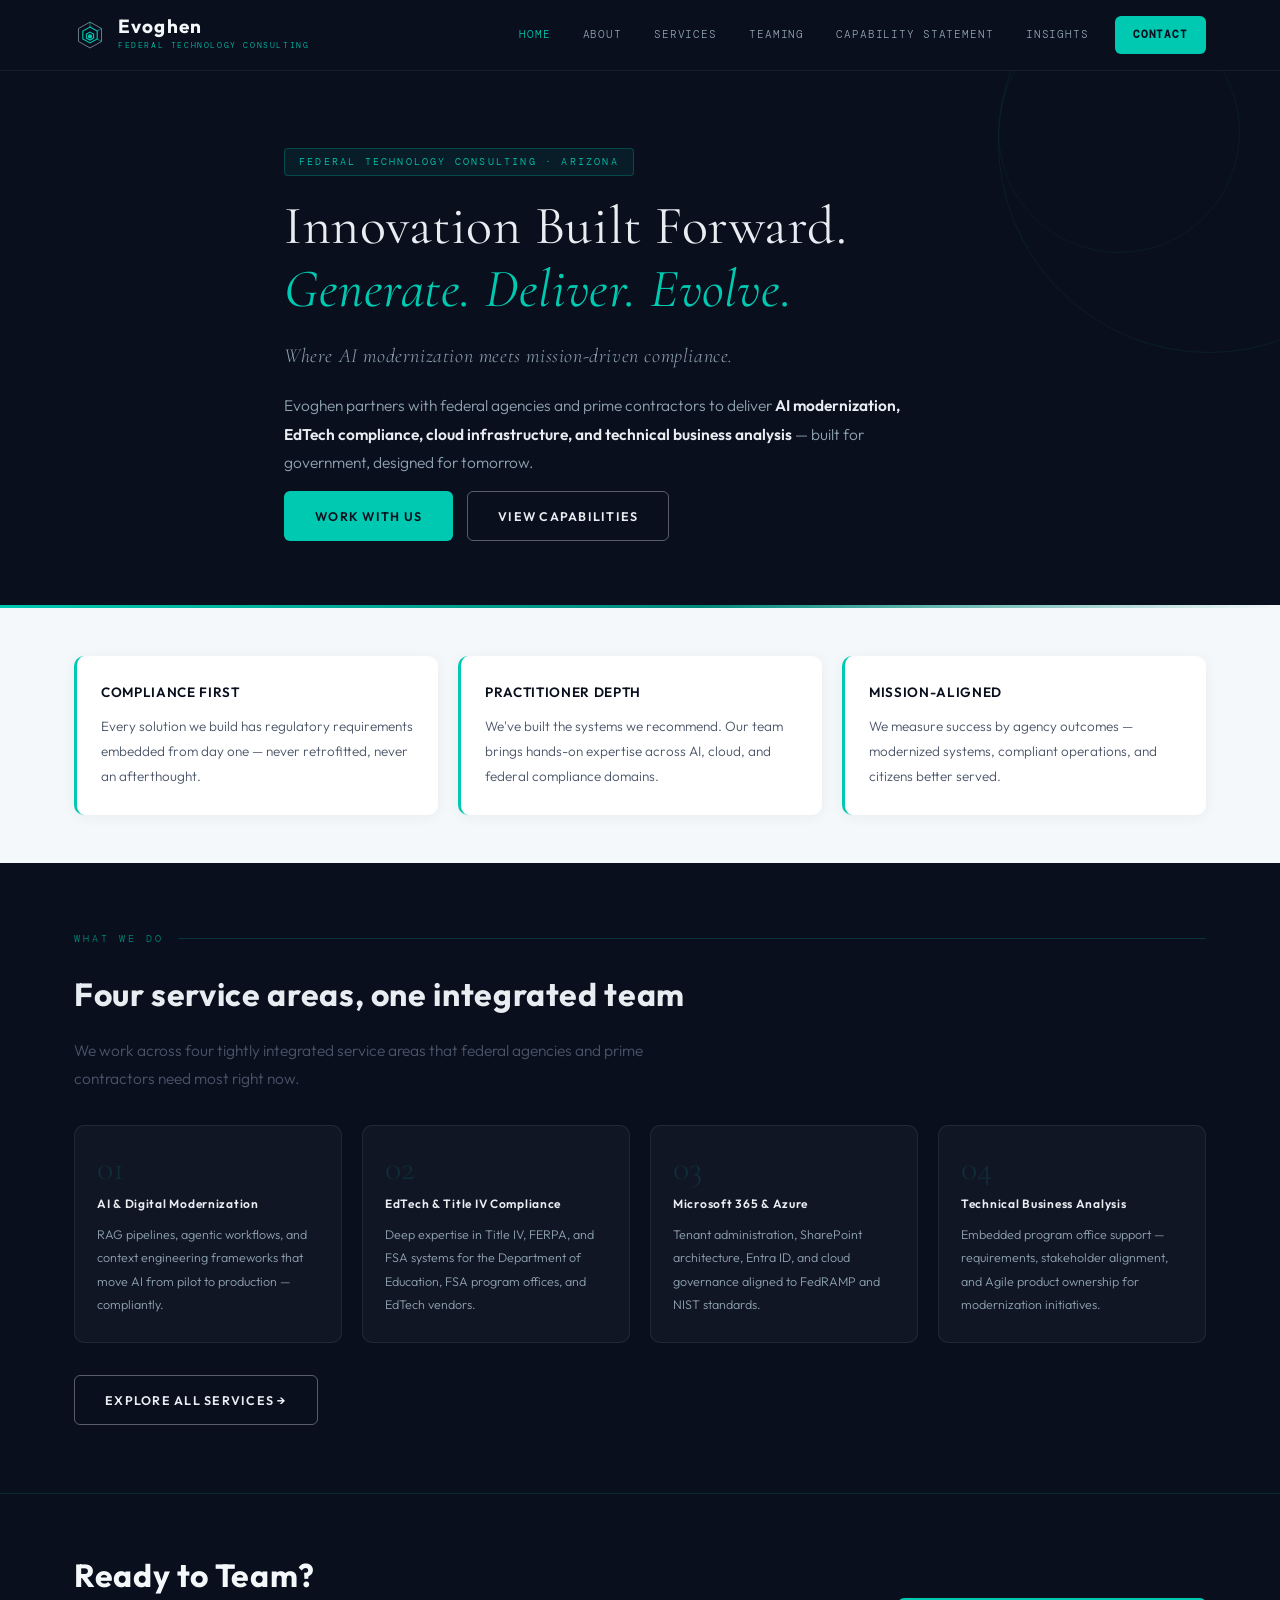
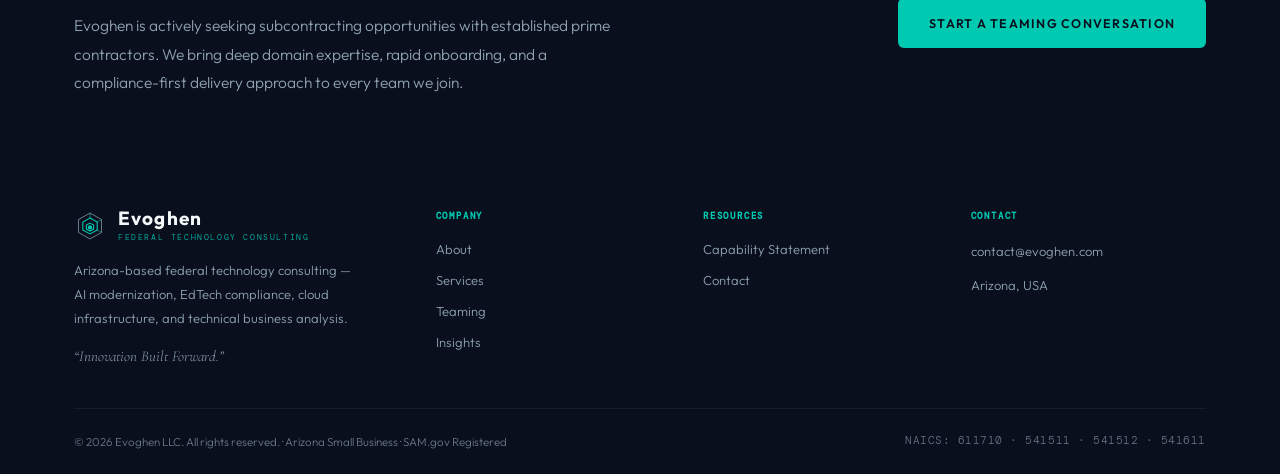
<file: index.html>
<!DOCTYPE html>
<html lang="en">
<head>
<meta charset="UTF-8">
<meta name="viewport" content="width=device-width, initial-scale=1.0">
<title>Evoghen | Federal AI Modernization &amp; Technology Consulting</title>
<meta name="description" content="Evoghen is an Arizona-based federal technology consulting firm specializing in AI modernization, EdTech compliance, Microsoft 365/Azure, and technical business analysis for federal agencies and prime contractors.">
<meta name="keywords" content="federal technology consulting, AI modernization government, Title IV compliance, FSA consulting, Microsoft Azure federal, small business federal contractor Arizona">
<link rel="canonical" href="https://www.evoghen.com/">
<link rel="icon" type="image/svg+xml" href="assets/favicon.svg">
<link rel="preconnect" href="https://fonts.googleapis.com">
<link href="https://fonts.googleapis.com/css2?family=Cormorant+Garamond:ital,wght@0,300;0,400;0,600;1,300;1,400&family=DM+Mono:wght@300;400&family=Outfit:wght@200;300;400;600;700&display=swap" rel="stylesheet">
<link rel="stylesheet" href="css/styles.css">
</head>
<body>

<header class="site-header">
  <div class="container nav-inner">
    <a href="index.html" class="brand">
      <svg class="brand-icon" width="32" height="32" viewBox="0 0 44 44" fill="none">
        <polygon points="22,4.18 37.84,13.09 37.84,30.91 22,39.82 6.16,30.91 6.16,13.09" stroke="#8FA3B1" stroke-width="1" fill="none"/>
        <polygon points="22,11.11 31.9,16.55 31.9,27.45 22,32.89 12.1,27.45 12.1,16.55" stroke="#00C9B1" stroke-width="1.5" fill="none"/>
        <polygon points="22,18.04 26.95,20.76 26.95,26.21 22,28.93 17.05,26.21 17.05,20.76" stroke="#00C9B1" stroke-width="1.5" fill="none"/>
        <circle cx="22" cy="23.98" r="2.97" fill="#00C9B1"/>
        <line x1="22" y1="11.11" x2="22" y2="4.18" stroke="#00C9B1" stroke-width="1" stroke-dasharray="2 2" stroke-linecap="round"/>
        <line x1="31.9" y1="16.55" x2="37.84" y2="13.09" stroke="#00C9B1" stroke-width="1" stroke-dasharray="2 2" stroke-linecap="round"/>
        <line x1="31.9" y1="27.45" x2="37.84" y2="30.91" stroke="#00C9B1" stroke-width="1" stroke-dasharray="2 2" stroke-linecap="round"/>
      </svg>
      <div>
        <div class="brand-name">Evoghen</div>
        <div class="brand-sub">Federal Technology Consulting</div>
      </div>
    </a>
    <button class="nav-toggle" aria-label="Toggle navigation" aria-expanded="false">
      <span></span><span></span><span></span>
    </button>
    <nav class="nav-links">
      <a href="index.html" class="active">Home</a>
      <a href="about.html">About</a>
      <a href="services.html">Services</a>
      <a href="teaming.html">Teaming</a>
      <a href="capability-statement.html">Capability Statement</a>
      <a href="insights.html">Insights</a>
      <a href="contact.html" class="nav-cta">Contact</a>
    </nav>
  </div>
</header>

<main>

  <!-- HERO -->
  <section class="hero hero-dark">
    <div class="container hero-inner">
      <div class="eyebrow">Federal Technology Consulting · Arizona</div>
      <h1 class="display">Innovation Built Forward.<br><em>Generate. Deliver. Evolve.</em></h1>
      <div class="tagline-italic">Where AI modernization meets mission-driven compliance.</div>
      <p>Evoghen partners with federal agencies and prime contractors to deliver <strong>AI modernization, EdTech compliance, cloud infrastructure, and technical business analysis</strong> — built for government, designed for tomorrow.</p>
      <div class="cta-row">
        <a href="teaming.html" class="btn btn-primary">Work With Us</a>
        <a href="capability-statement.html" class="btn btn-secondary">View Capabilities</a>
      </div>
    </div>
  </section>
  <div class="accent-bar"></div>

  <!-- VALUE PROP STRIP -->
  <section class="block tight">
    <div class="container">
      <div class="grid grid-3">
        <div class="card">
          <h3 class="subheading">Compliance First</h3>
          <p>Every solution we build has regulatory requirements embedded from day one — never retrofitted, never an afterthought.</p>
        </div>
        <div class="card">
          <h3 class="subheading">Practitioner Depth</h3>
          <p>We've built the systems we recommend. Our team brings hands-on expertise across AI, cloud, and federal compliance domains.</p>
        </div>
        <div class="card">
          <h3 class="subheading">Mission-Aligned</h3>
          <p>We measure success by agency outcomes — modernized systems, compliant operations, and citizens better served.</p>
        </div>
      </div>
    </div>
  </section>

  <!-- SERVICES OVERVIEW -->
  <section class="block on-navy">
    <div class="container">
      <div class="section-title">What We Do</div>
      <h2 class="heading" style="color:var(--cloud); max-width:640px;">Four service areas, one integrated team</h2>
      <p style="max-width:640px; margin-bottom:32px;">We work across four tightly integrated service areas that federal agencies and prime contractors need most right now.</p>
      <div class="grid grid-4">
        <div class="card-dark">
          <div class="num">01</div>
          <h3>AI &amp; Digital Modernization</h3>
          <p>RAG pipelines, agentic workflows, and context engineering frameworks that move AI from pilot to production — compliantly.</p>
        </div>
        <div class="card-dark">
          <div class="num">02</div>
          <h3>EdTech &amp; Title IV Compliance</h3>
          <p>Deep expertise in Title IV, FERPA, and FSA systems for the Department of Education, FSA program offices, and EdTech vendors.</p>
        </div>
        <div class="card-dark">
          <div class="num">03</div>
          <h3>Microsoft 365 &amp; Azure</h3>
          <p>Tenant administration, SharePoint architecture, Entra ID, and cloud governance aligned to FedRAMP and NIST standards.</p>
        </div>
        <div class="card-dark">
          <div class="num">04</div>
          <h3>Technical Business Analysis</h3>
          <p>Embedded program office support — requirements, stakeholder alignment, and Agile product ownership for modernization initiatives.</p>
        </div>
      </div>
      <div class="mt-32">
        <a href="services.html" class="btn btn-secondary">Explore All Services &rarr;</a>
      </div>
    </div>
  </section>

  <!-- TEAMING CTA BANNER -->
  <section class="cta-banner">
    <div class="container cta-banner-inner">
      <div>
        <h2 class="heading">Ready to Team?</h2>
        <p>Evoghen is actively seeking subcontracting opportunities with established prime contractors. We bring deep domain expertise, rapid onboarding, and a compliance-first delivery approach to every team we join.</p>
      </div>
      <a href="teaming.html" class="btn btn-primary">Start a Teaming Conversation</a>
    </div>
  </section>

</main>

<footer class="site-footer">
  <div class="container">
    <div class="footer-top">
      <div class="footer-brand">
        <a href="index.html" class="brand">
          <svg class="brand-icon" width="32" height="32" viewBox="0 0 44 44" fill="none">
            <polygon points="22,4.18 37.84,13.09 37.84,30.91 22,39.82 6.16,30.91 6.16,13.09" stroke="#8FA3B1" stroke-width="1" fill="none"/>
            <polygon points="22,11.11 31.9,16.55 31.9,27.45 22,32.89 12.1,27.45 12.1,16.55" stroke="#00C9B1" stroke-width="1.5" fill="none"/>
            <polygon points="22,18.04 26.95,20.76 26.95,26.21 22,28.93 17.05,26.21 17.05,20.76" stroke="#00C9B1" stroke-width="1.5" fill="none"/>
            <circle cx="22" cy="23.98" r="2.97" fill="#00C9B1"/>
            <line x1="22" y1="11.11" x2="22" y2="4.18" stroke="#00C9B1" stroke-width="1" stroke-dasharray="2 2" stroke-linecap="round"/>
            <line x1="31.9" y1="16.55" x2="37.84" y2="13.09" stroke="#00C9B1" stroke-width="1" stroke-dasharray="2 2" stroke-linecap="round"/>
            <line x1="31.9" y1="27.45" x2="37.84" y2="30.91" stroke="#00C9B1" stroke-width="1" stroke-dasharray="2 2" stroke-linecap="round"/>
          </svg>
          <div>
            <div class="brand-name">Evoghen</div>
            <div class="brand-sub">Federal Technology Consulting</div>
          </div>
        </a>
        <p style="color:var(--steel); font-size:13px; max-width:280px; margin-top:14px;">Arizona-based federal technology consulting — AI modernization, EdTech compliance, cloud infrastructure, and technical business analysis.</p>
        <div class="footer-tagline">&ldquo;Innovation Built Forward.&rdquo;</div>
      </div>
      <div class="footer-col">
        <h4>Company</h4>
        <a href="about.html">About</a>
        <a href="services.html">Services</a>
        <a href="teaming.html">Teaming</a>
        <a href="insights.html">Insights</a>
      </div>
      <div class="footer-col">
        <h4>Resources</h4>
        <a href="capability-statement.html">Capability Statement</a>
        <a href="contact.html">Contact</a>
      </div>
      <div class="footer-col">
        <h4>Contact</h4>
        <p>contact@evoghen.com</p>
        <p>Arizona, USA</p>
      </div>
    </div>
    <div class="footer-bottom">
      <p>&copy; <span data-year></span> Evoghen LLC. All rights reserved. · Arizona Small Business · SAM.gov Registered</p>
      <div class="footer-naics">NAICS: 611710 · 541511 · 541512 · 541611</div>
    </div>
  </div>
</footer>

<script src="js/main.js"></script>
</body>
</html>
</file>
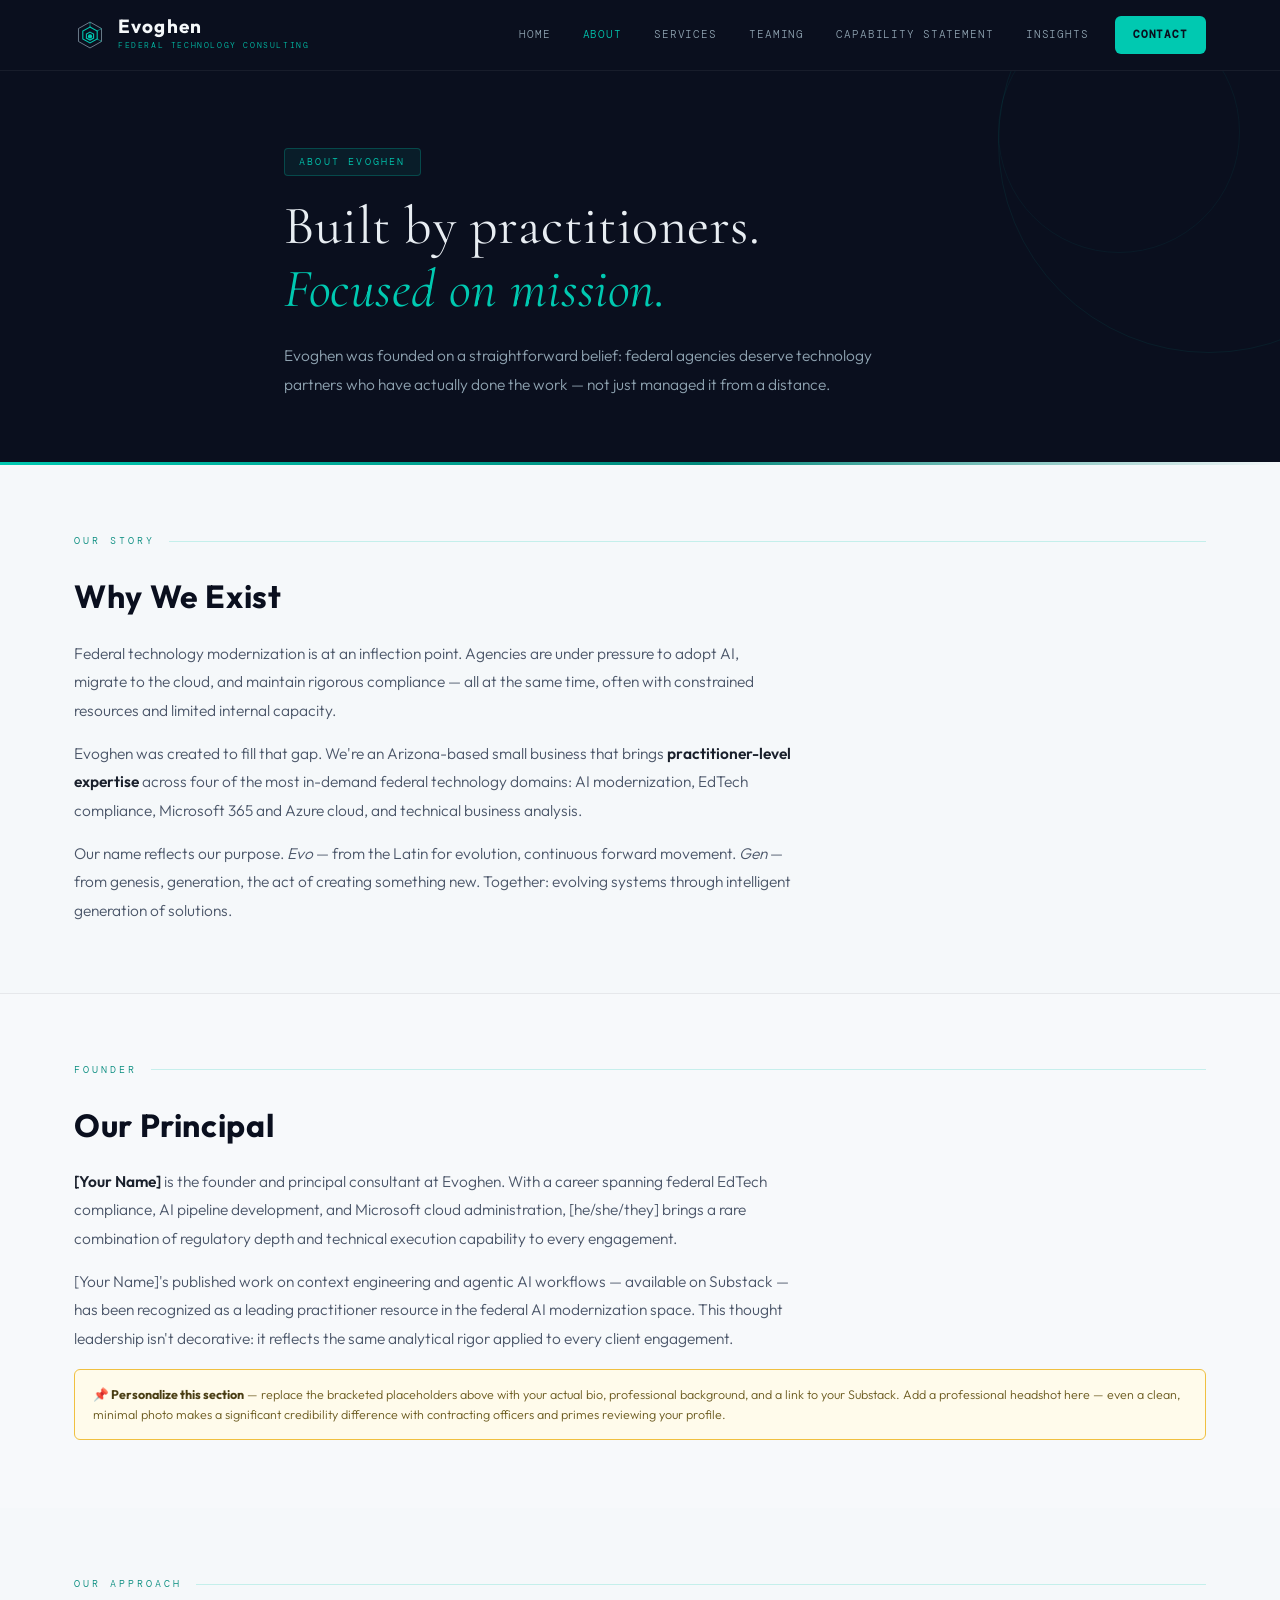
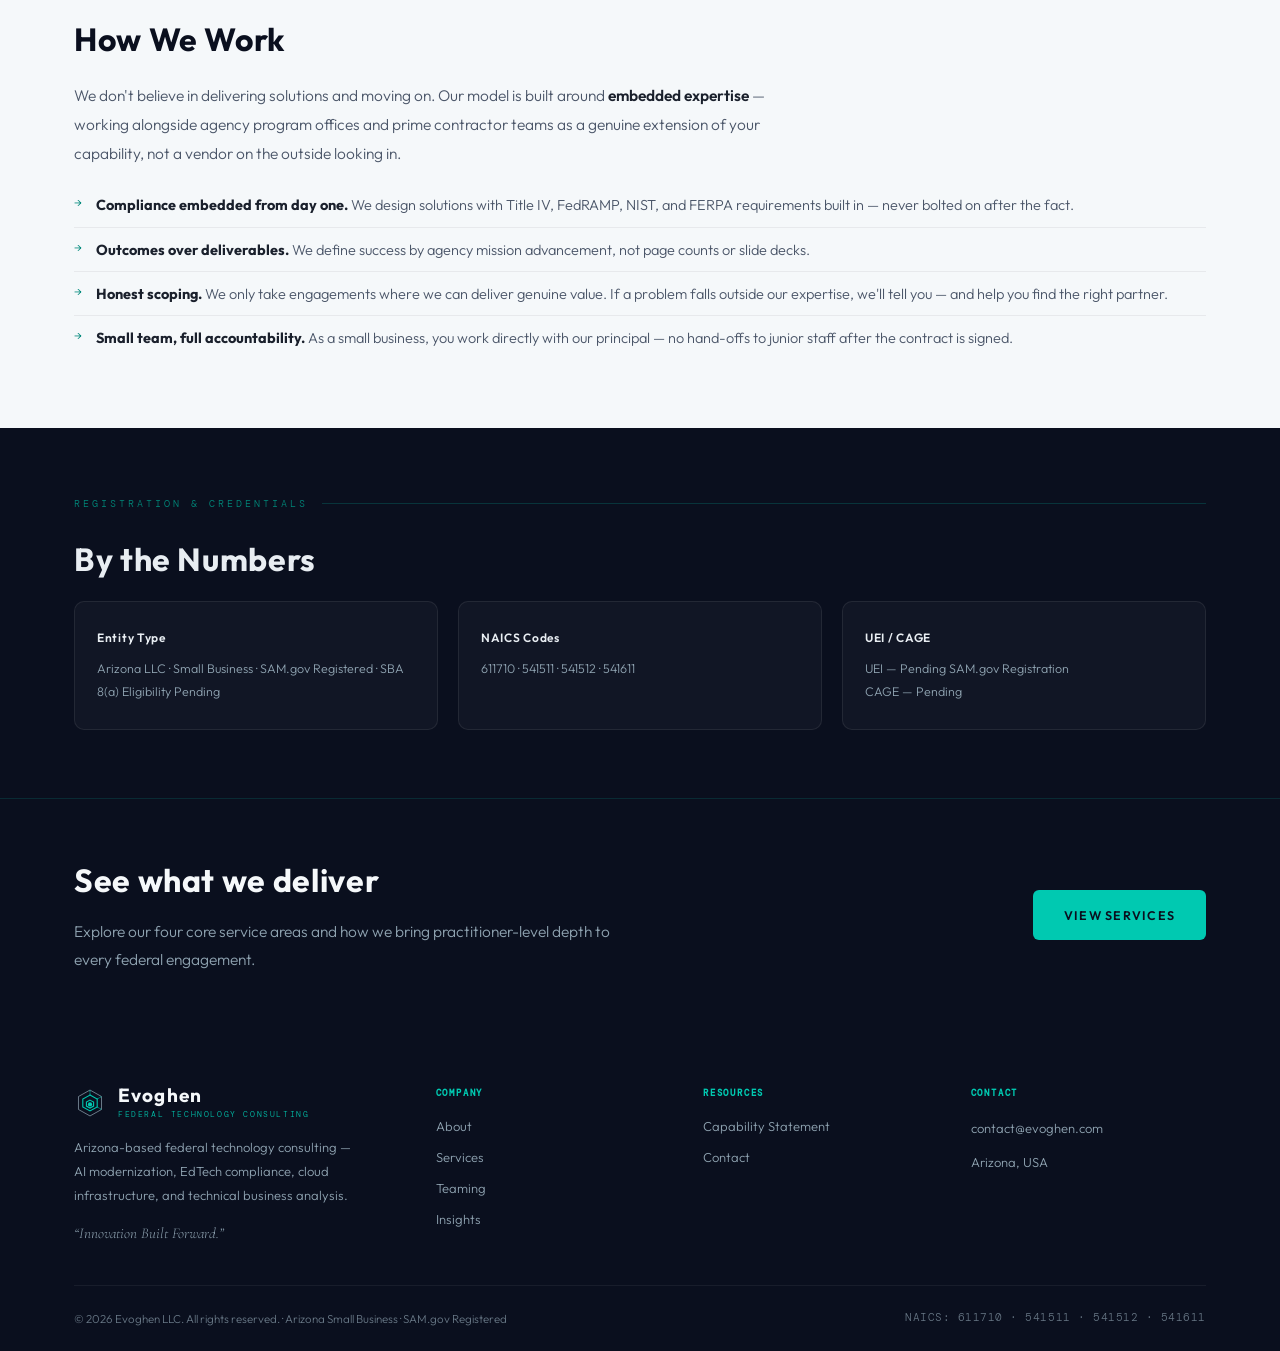
<file: about.html>
<!DOCTYPE html>
<html lang="en">
<head>
<meta charset="UTF-8">
<meta name="viewport" content="width=device-width, initial-scale=1.0">
<title>About Evoghen | Arizona Federal Technology Small Business</title>
<meta name="description" content="Learn about Evoghen — an Arizona-based small business founded by federal technology practitioners. Specializing in AI modernization, Title IV compliance, and Microsoft cloud for federal agencies.">
<link rel="canonical" href="https://www.evoghen.com/about.html">
<link rel="icon" type="image/svg+xml" href="assets/favicon.svg">
<link rel="preconnect" href="https://fonts.googleapis.com">
<link href="https://fonts.googleapis.com/css2?family=Cormorant+Garamond:ital,wght@0,300;0,400;0,600;1,300;1,400&family=DM+Mono:wght@300;400&family=Outfit:wght@200;300;400;600;700&display=swap" rel="stylesheet">
<link rel="stylesheet" href="css/styles.css">
</head>
<body>

<header class="site-header">
  <div class="container nav-inner">
    <a href="index.html" class="brand">
      <svg class="brand-icon" width="32" height="32" viewBox="0 0 44 44" fill="none">
        <polygon points="22,4.18 37.84,13.09 37.84,30.91 22,39.82 6.16,30.91 6.16,13.09" stroke="#8FA3B1" stroke-width="1" fill="none"/>
        <polygon points="22,11.11 31.9,16.55 31.9,27.45 22,32.89 12.1,27.45 12.1,16.55" stroke="#00C9B1" stroke-width="1.5" fill="none"/>
        <polygon points="22,18.04 26.95,20.76 26.95,26.21 22,28.93 17.05,26.21 17.05,20.76" stroke="#00C9B1" stroke-width="1.5" fill="none"/>
        <circle cx="22" cy="23.98" r="2.97" fill="#00C9B1"/>
        <line x1="22" y1="11.11" x2="22" y2="4.18" stroke="#00C9B1" stroke-width="1" stroke-dasharray="2 2" stroke-linecap="round"/>
        <line x1="31.9" y1="16.55" x2="37.84" y2="13.09" stroke="#00C9B1" stroke-width="1" stroke-dasharray="2 2" stroke-linecap="round"/>
        <line x1="31.9" y1="27.45" x2="37.84" y2="30.91" stroke="#00C9B1" stroke-width="1" stroke-dasharray="2 2" stroke-linecap="round"/>
      </svg>
      <div>
        <div class="brand-name">Evoghen</div>
        <div class="brand-sub">Federal Technology Consulting</div>
      </div>
    </a>
    <button class="nav-toggle" aria-label="Toggle navigation" aria-expanded="false">
      <span></span><span></span><span></span>
    </button>
    <nav class="nav-links">
      <a href="index.html">Home</a>
      <a href="about.html" class="active">About</a>
      <a href="services.html">Services</a>
      <a href="teaming.html">Teaming</a>
      <a href="capability-statement.html">Capability Statement</a>
      <a href="insights.html">Insights</a>
      <a href="contact.html" class="nav-cta">Contact</a>
    </nav>
  </div>
</header>

<main>

  <section class="hero hero-dark">
    <div class="container hero-inner">
      <div class="eyebrow">About Evoghen</div>
      <h1 class="display">Built by practitioners.<br><em>Focused on mission.</em></h1>
      <p>Evoghen was founded on a straightforward belief: federal agencies deserve technology partners who have actually done the work — not just managed it from a distance.</p>
    </div>
  </section>
  <div class="accent-bar"></div>

  <section class="block">
    <div class="container">
      <div class="section-title">Our Story</div>
      <h2 class="heading">Why We Exist</h2>
      <p>Federal technology modernization is at an inflection point. Agencies are under pressure to adopt AI, migrate to the cloud, and maintain rigorous compliance — all at the same time, often with constrained resources and limited internal capacity.</p>
      <p>Evoghen was created to fill that gap. We're an Arizona-based small business that brings <strong>practitioner-level expertise</strong> across four of the most in-demand federal technology domains: AI modernization, EdTech compliance, Microsoft 365 and Azure cloud, and technical business analysis.</p>
      <p>Our name reflects our purpose. <em>Evo</em> — from the Latin for evolution, continuous forward movement. <em>Gen</em> — from genesis, generation, the act of creating something new. Together: evolving systems through intelligent generation of solutions.</p>
    </div>
  </section>

  <section class="block border-top" style="background:#F7F9FB;">
    <div class="container">
      <div class="section-title">Founder</div>
      <h2 class="heading">Our Principal</h2>
      <p><strong>[Your Name]</strong> is the founder and principal consultant at Evoghen. With a career spanning federal EdTech compliance, AI pipeline development, and Microsoft cloud administration, [he/she/they] brings a rare combination of regulatory depth and technical execution capability to every engagement.</p>
      <p>[Your Name]'s published work on context engineering and agentic AI workflows — available on Substack — has been recognized as a leading practitioner resource in the federal AI modernization space. This thought leadership isn't decorative: it reflects the same analytical rigor applied to every client engagement.</p>
      <div class="note-box no-print"><strong>📌 Personalize this section</strong> — replace the bracketed placeholders above with your actual bio, professional background, and a link to your Substack. Add a professional headshot here — even a clean, minimal photo makes a significant credibility difference with contracting officers and primes reviewing your profile.</div>
    </div>
  </section>

  <section class="block">
    <div class="container">
      <div class="section-title">Our Approach</div>
      <h2 class="heading">How We Work</h2>
      <p>We don't believe in delivering solutions and moving on. Our model is built around <strong>embedded expertise</strong> — working alongside agency program offices and prime contractor teams as a genuine extension of your capability, not a vendor on the outside looking in.</p>
      <ul class="arrow-list mt-16">
        <li><strong>Compliance embedded from day one.</strong> We design solutions with Title IV, FedRAMP, NIST, and FERPA requirements built in — never bolted on after the fact.</li>
        <li><strong>Outcomes over deliverables.</strong> We define success by agency mission advancement, not page counts or slide decks.</li>
        <li><strong>Honest scoping.</strong> We only take engagements where we can deliver genuine value. If a problem falls outside our expertise, we'll tell you — and help you find the right partner.</li>
        <li><strong>Small team, full accountability.</strong> As a small business, you work directly with our principal — no hand-offs to junior staff after the contract is signed.</li>
      </ul>
    </div>
  </section>

  <section class="block on-navy">
    <div class="container">
      <div class="section-title">Registration &amp; Credentials</div>
      <h2 class="heading" style="color:var(--cloud);">By the Numbers</h2>
      <div class="grid grid-3 mt-16">
        <div class="card-dark">
          <h3>Entity Type</h3>
          <p>Arizona LLC · Small Business · SAM.gov Registered · SBA 8(a) Eligibility Pending</p>
        </div>
        <div class="card-dark">
          <h3>NAICS Codes</h3>
          <p>611710 · 541511 · 541512 · 541611</p>
        </div>
        <div class="card-dark">
          <h3>UEI / CAGE</h3>
          <p>UEI — Pending SAM.gov Registration<br>CAGE — Pending</p>
        </div>
      </div>
    </div>
  </section>

  <section class="cta-banner">
    <div class="container cta-banner-inner">
      <div>
        <h2 class="heading">See what we deliver</h2>
        <p>Explore our four core service areas and how we bring practitioner-level depth to every federal engagement.</p>
      </div>
      <a href="services.html" class="btn btn-primary">View Services</a>
    </div>
  </section>

</main>

<footer class="site-footer">
  <div class="container">
    <div class="footer-top">
      <div class="footer-brand">
        <a href="index.html" class="brand">
          <svg class="brand-icon" width="32" height="32" viewBox="0 0 44 44" fill="none">
            <polygon points="22,4.18 37.84,13.09 37.84,30.91 22,39.82 6.16,30.91 6.16,13.09" stroke="#8FA3B1" stroke-width="1" fill="none"/>
            <polygon points="22,11.11 31.9,16.55 31.9,27.45 22,32.89 12.1,27.45 12.1,16.55" stroke="#00C9B1" stroke-width="1.5" fill="none"/>
            <polygon points="22,18.04 26.95,20.76 26.95,26.21 22,28.93 17.05,26.21 17.05,20.76" stroke="#00C9B1" stroke-width="1.5" fill="none"/>
            <circle cx="22" cy="23.98" r="2.97" fill="#00C9B1"/>
            <line x1="22" y1="11.11" x2="22" y2="4.18" stroke="#00C9B1" stroke-width="1" stroke-dasharray="2 2" stroke-linecap="round"/>
            <line x1="31.9" y1="16.55" x2="37.84" y2="13.09" stroke="#00C9B1" stroke-width="1" stroke-dasharray="2 2" stroke-linecap="round"/>
            <line x1="31.9" y1="27.45" x2="37.84" y2="30.91" stroke="#00C9B1" stroke-width="1" stroke-dasharray="2 2" stroke-linecap="round"/>
          </svg>
          <div>
            <div class="brand-name">Evoghen</div>
            <div class="brand-sub">Federal Technology Consulting</div>
          </div>
        </a>
        <p style="color:var(--steel); font-size:13px; max-width:280px; margin-top:14px;">Arizona-based federal technology consulting — AI modernization, EdTech compliance, cloud infrastructure, and technical business analysis.</p>
        <div class="footer-tagline">&ldquo;Innovation Built Forward.&rdquo;</div>
      </div>
      <div class="footer-col">
        <h4>Company</h4>
        <a href="about.html">About</a>
        <a href="services.html">Services</a>
        <a href="teaming.html">Teaming</a>
        <a href="insights.html">Insights</a>
      </div>
      <div class="footer-col">
        <h4>Resources</h4>
        <a href="capability-statement.html">Capability Statement</a>
        <a href="contact.html">Contact</a>
      </div>
      <div class="footer-col">
        <h4>Contact</h4>
        <p>contact@evoghen.com</p>
        <p>Arizona, USA</p>
      </div>
    </div>
    <div class="footer-bottom">
      <p>&copy; <span data-year></span> Evoghen LLC. All rights reserved. · Arizona Small Business · SAM.gov Registered</p>
      <div class="footer-naics">NAICS: 611710 · 541511 · 541512 · 541611</div>
    </div>
  </div>
</footer>

<script src="js/main.js"></script>
</body>
</html>
</file>
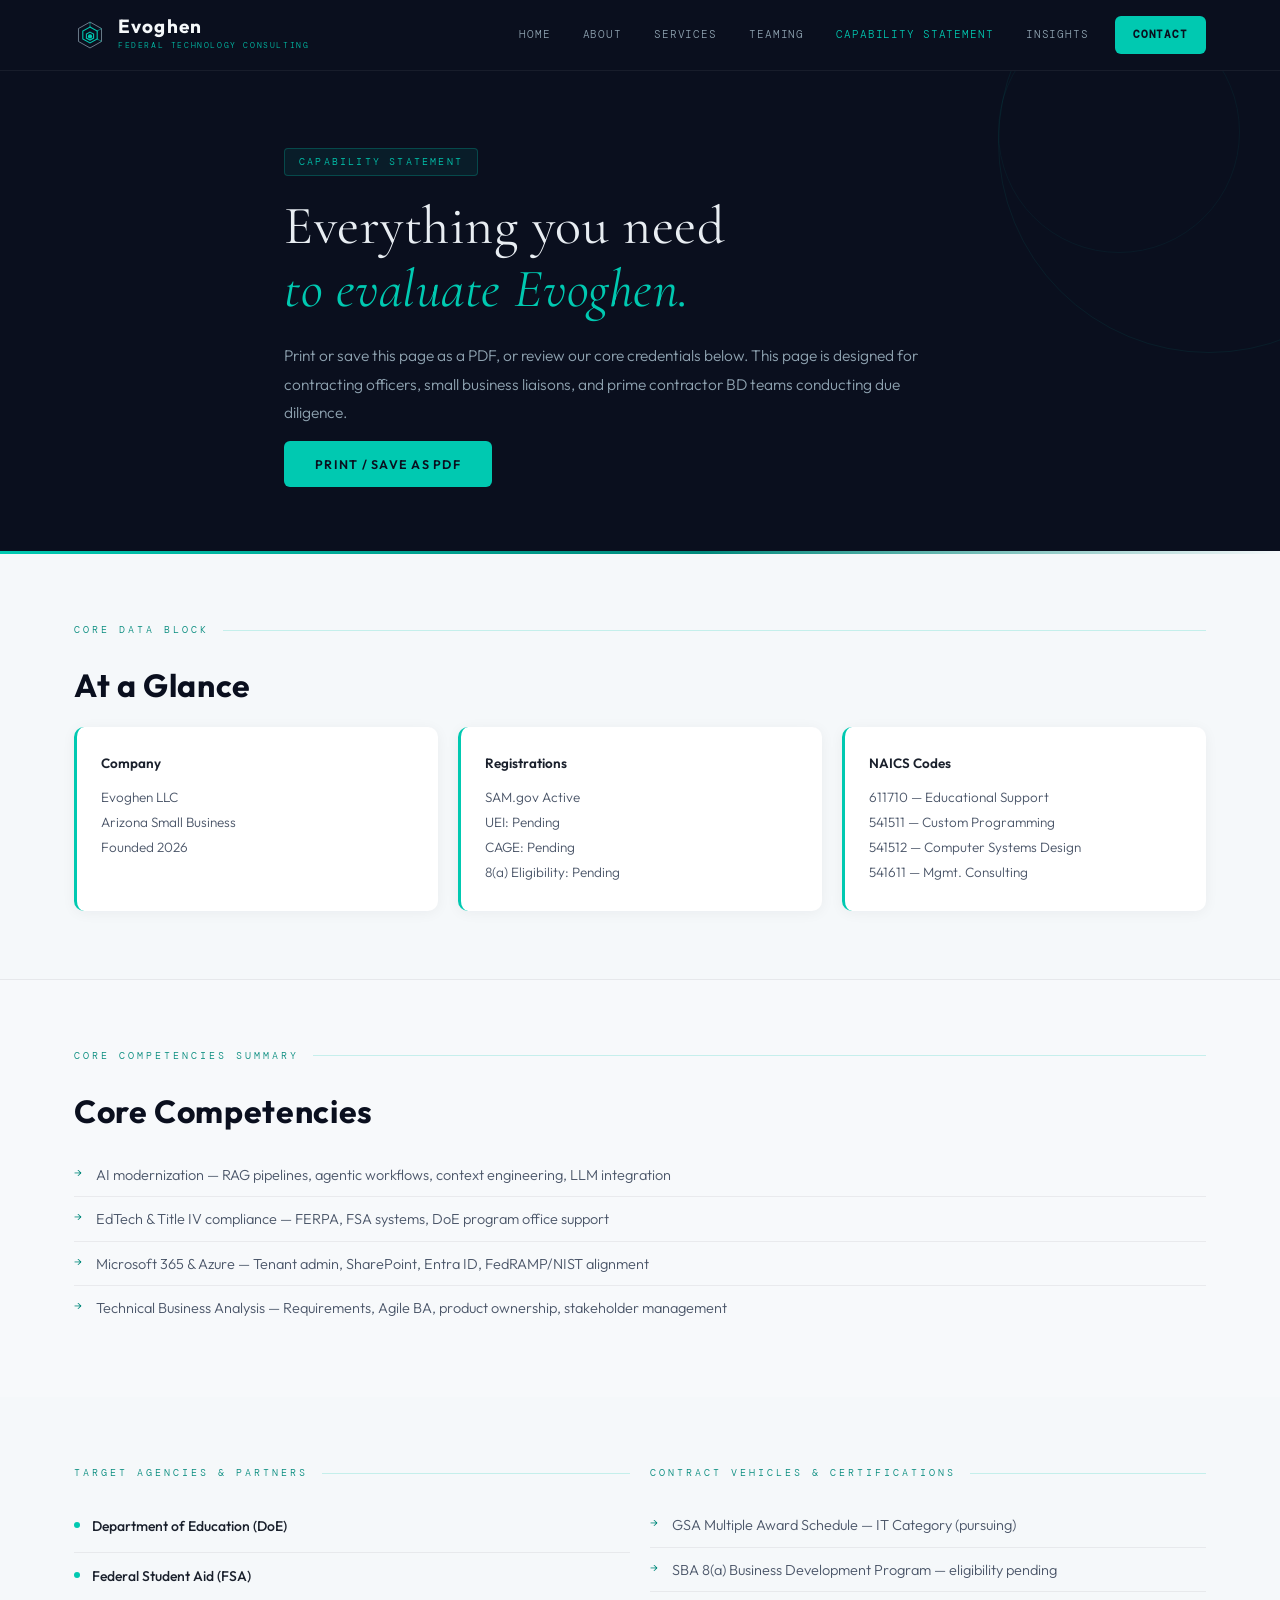
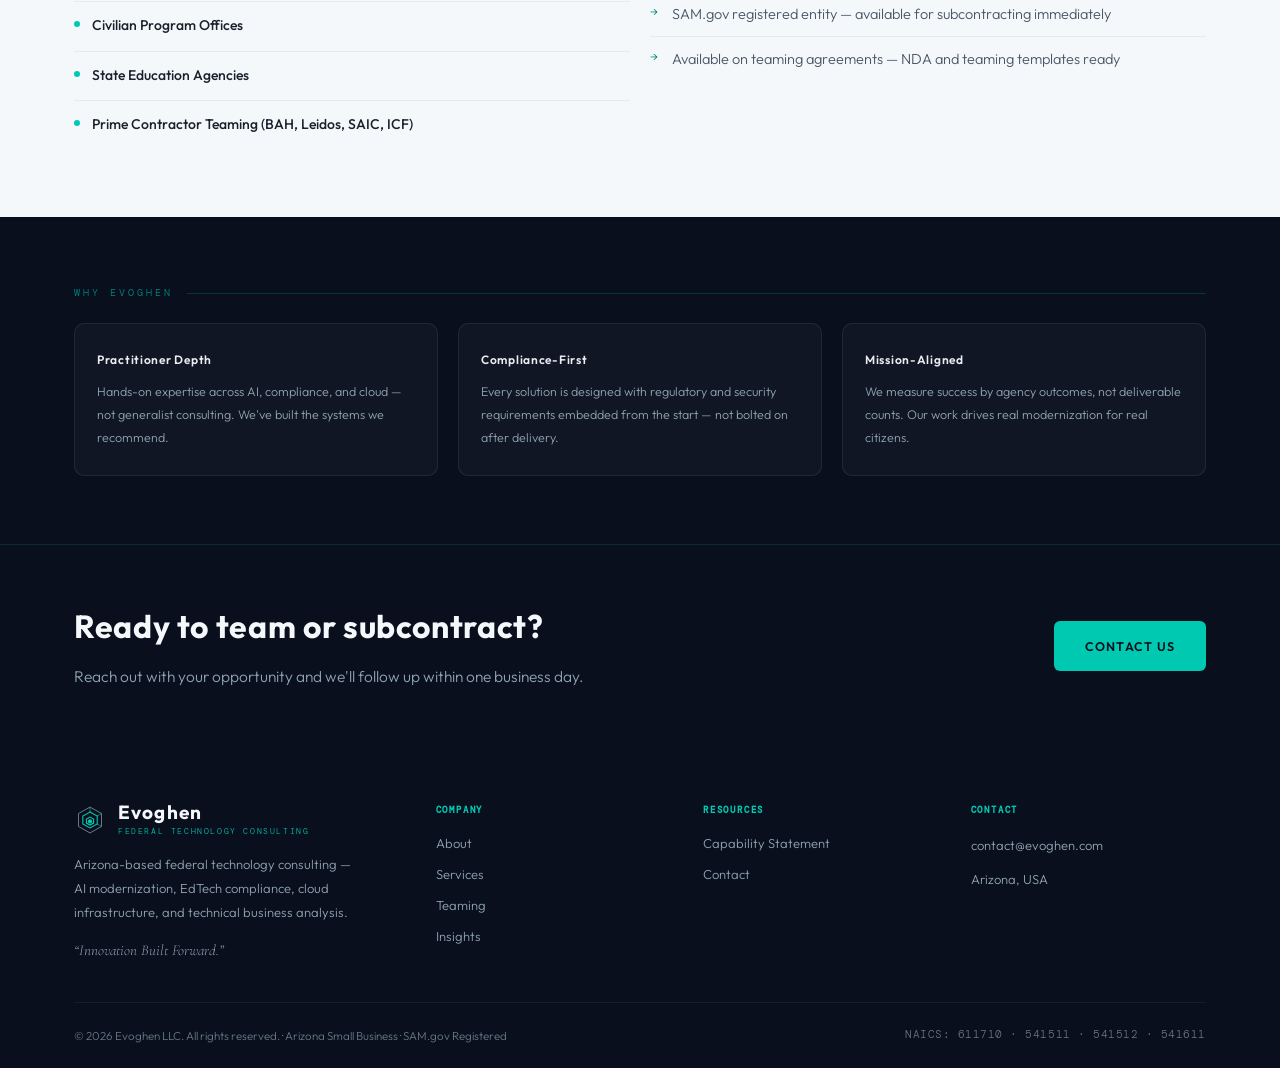
<file: capability-statement.html>
<!DOCTYPE html>
<html lang="en">
<head>
<meta charset="UTF-8">
<meta name="viewport" content="width=device-width, initial-scale=1.0">
<title>Capability Statement | Evoghen Federal Technology Consulting</title>
<meta name="description" content="Evoghen's federal capability statement — NAICS codes, SAM.gov registration, core competencies, and contract vehicle information for contracting officers and prime contractors.">
<link rel="canonical" href="https://www.evoghen.com/capability-statement.html">
<link rel="icon" type="image/svg+xml" href="assets/favicon.svg">
<link rel="preconnect" href="https://fonts.googleapis.com">
<link href="https://fonts.googleapis.com/css2?family=Cormorant+Garamond:ital,wght@0,300;0,400;0,600;1,300;1,400&family=DM+Mono:wght@300;400&family=Outfit:wght@200;300;400;600;700&display=swap" rel="stylesheet">
<link rel="stylesheet" href="css/styles.css">
</head>
<body>

<header class="site-header no-print">
  <div class="container nav-inner">
    <a href="index.html" class="brand">
      <svg class="brand-icon" width="32" height="32" viewBox="0 0 44 44" fill="none">
        <polygon points="22,4.18 37.84,13.09 37.84,30.91 22,39.82 6.16,30.91 6.16,13.09" stroke="#8FA3B1" stroke-width="1" fill="none"/>
        <polygon points="22,11.11 31.9,16.55 31.9,27.45 22,32.89 12.1,27.45 12.1,16.55" stroke="#00C9B1" stroke-width="1.5" fill="none"/>
        <polygon points="22,18.04 26.95,20.76 26.95,26.21 22,28.93 17.05,26.21 17.05,20.76" stroke="#00C9B1" stroke-width="1.5" fill="none"/>
        <circle cx="22" cy="23.98" r="2.97" fill="#00C9B1"/>
        <line x1="22" y1="11.11" x2="22" y2="4.18" stroke="#00C9B1" stroke-width="1" stroke-dasharray="2 2" stroke-linecap="round"/>
        <line x1="31.9" y1="16.55" x2="37.84" y2="13.09" stroke="#00C9B1" stroke-width="1" stroke-dasharray="2 2" stroke-linecap="round"/>
        <line x1="31.9" y1="27.45" x2="37.84" y2="30.91" stroke="#00C9B1" stroke-width="1" stroke-dasharray="2 2" stroke-linecap="round"/>
      </svg>
      <div>
        <div class="brand-name">Evoghen</div>
        <div class="brand-sub">Federal Technology Consulting</div>
      </div>
    </a>
    <button class="nav-toggle" aria-label="Toggle navigation" aria-expanded="false">
      <span></span><span></span><span></span>
    </button>
    <nav class="nav-links">
      <a href="index.html">Home</a>
      <a href="about.html">About</a>
      <a href="services.html">Services</a>
      <a href="teaming.html">Teaming</a>
      <a href="capability-statement.html" class="active">Capability Statement</a>
      <a href="insights.html">Insights</a>
      <a href="contact.html" class="nav-cta">Contact</a>
    </nav>
  </div>
</header>

<main>

  <section class="hero hero-dark no-print">
    <div class="container hero-inner">
      <div class="eyebrow">Capability Statement</div>
      <h1 class="display">Everything you need<br><em>to evaluate Evoghen.</em></h1>
      <p>Print or save this page as a PDF, or review our core credentials below. This page is designed for contracting officers, small business liaisons, and prime contractor BD teams conducting due diligence.</p>
      <div class="cta-row">
        <button class="btn btn-primary" onclick="window.print()">Print / Save as PDF</button>
      </div>
    </div>
  </section>
  <div class="accent-bar no-print"></div>

  <section class="block">
    <div class="container">
      <div class="section-title">Core Data Block</div>
      <h2 class="heading">At a Glance</h2>
      <div class="grid grid-3 mt-16">
        <div class="card">
          <h3>Company</h3>
          <p>Evoghen LLC<br>Arizona Small Business<br>Founded 2026</p>
        </div>
        <div class="card">
          <h3>Registrations</h3>
          <p>SAM.gov Active<br>UEI: Pending<br>CAGE: Pending<br>8(a) Eligibility: Pending</p>
        </div>
        <div class="card">
          <h3>NAICS Codes</h3>
          <p>611710 — Educational Support<br>541511 — Custom Programming<br>541512 — Computer Systems Design<br>541611 — Mgmt. Consulting</p>
        </div>
      </div>
    </div>
  </section>

  <section class="block border-top" style="background:#F7F9FB;">
    <div class="container">
      <div class="section-title">Core Competencies Summary</div>
      <h2 class="heading">Core Competencies</h2>
      <ul class="arrow-list">
        <li>AI modernization — RAG pipelines, agentic workflows, context engineering, LLM integration</li>
        <li>EdTech &amp; Title IV compliance — FERPA, FSA systems, DoE program office support</li>
        <li>Microsoft 365 &amp; Azure — Tenant admin, SharePoint, Entra ID, FedRAMP/NIST alignment</li>
        <li>Technical Business Analysis — Requirements, Agile BA, product ownership, stakeholder management</li>
      </ul>
    </div>
  </section>

  <section class="block">
    <div class="container">
      <div class="grid grid-2">
        <div>
          <div class="section-title">Target Agencies &amp; Partners</div>
          <div class="dot-list">
            <div class="item"><div class="dot"></div><div class="name">Department of Education (DoE)</div></div>
            <div class="item"><div class="dot"></div><div class="name">Federal Student Aid (FSA)</div></div>
            <div class="item"><div class="dot"></div><div class="name">Civilian Program Offices</div></div>
            <div class="item"><div class="dot"></div><div class="name">State Education Agencies</div></div>
            <div class="item"><div class="dot"></div><div class="name">Prime Contractor Teaming (BAH, Leidos, SAIC, ICF)</div></div>
          </div>
        </div>
        <div>
          <div class="section-title">Contract Vehicles &amp; Certifications</div>
          <ul class="arrow-list">
            <li>GSA Multiple Award Schedule — IT Category (pursuing)</li>
            <li>SBA 8(a) Business Development Program — eligibility pending</li>
            <li>SAM.gov registered entity — available for subcontracting immediately</li>
            <li>Available on teaming agreements — NDA and teaming templates ready</li>
          </ul>
        </div>
      </div>
    </div>
  </section>

  <section class="block on-navy">
    <div class="container">
      <div class="section-title">Why Evoghen</div>
      <div class="grid grid-3 mt-16">
        <div class="card-dark">
          <h3>Practitioner Depth</h3>
          <p>Hands-on expertise across AI, compliance, and cloud — not generalist consulting. We've built the systems we recommend.</p>
        </div>
        <div class="card-dark">
          <h3>Compliance-First</h3>
          <p>Every solution is designed with regulatory and security requirements embedded from the start — not bolted on after delivery.</p>
        </div>
        <div class="card-dark">
          <h3>Mission-Aligned</h3>
          <p>We measure success by agency outcomes, not deliverable counts. Our work drives real modernization for real citizens.</p>
        </div>
      </div>
    </div>
  </section>

  <section class="cta-banner no-print">
    <div class="container cta-banner-inner">
      <div>
        <h2 class="heading">Ready to team or subcontract?</h2>
        <p>Reach out with your opportunity and we'll follow up within one business day.</p>
      </div>
      <a href="contact.html" class="btn btn-primary">Contact Us</a>
    </div>
  </section>

</main>

<footer class="site-footer no-print">
  <div class="container">
    <div class="footer-top">
      <div class="footer-brand">
        <a href="index.html" class="brand">
          <svg class="brand-icon" width="32" height="32" viewBox="0 0 44 44" fill="none">
            <polygon points="22,4.18 37.84,13.09 37.84,30.91 22,39.82 6.16,30.91 6.16,13.09" stroke="#8FA3B1" stroke-width="1" fill="none"/>
            <polygon points="22,11.11 31.9,16.55 31.9,27.45 22,32.89 12.1,27.45 12.1,16.55" stroke="#00C9B1" stroke-width="1.5" fill="none"/>
            <polygon points="22,18.04 26.95,20.76 26.95,26.21 22,28.93 17.05,26.21 17.05,20.76" stroke="#00C9B1" stroke-width="1.5" fill="none"/>
            <circle cx="22" cy="23.98" r="2.97" fill="#00C9B1"/>
            <line x1="22" y1="11.11" x2="22" y2="4.18" stroke="#00C9B1" stroke-width="1" stroke-dasharray="2 2" stroke-linecap="round"/>
            <line x1="31.9" y1="16.55" x2="37.84" y2="13.09" stroke="#00C9B1" stroke-width="1" stroke-dasharray="2 2" stroke-linecap="round"/>
            <line x1="31.9" y1="27.45" x2="37.84" y2="30.91" stroke="#00C9B1" stroke-width="1" stroke-dasharray="2 2" stroke-linecap="round"/>
          </svg>
          <div>
            <div class="brand-name">Evoghen</div>
            <div class="brand-sub">Federal Technology Consulting</div>
          </div>
        </a>
        <p style="color:var(--steel); font-size:13px; max-width:280px; margin-top:14px;">Arizona-based federal technology consulting — AI modernization, EdTech compliance, cloud infrastructure, and technical business analysis.</p>
        <div class="footer-tagline">&ldquo;Innovation Built Forward.&rdquo;</div>
      </div>
      <div class="footer-col">
        <h4>Company</h4>
        <a href="about.html">About</a>
        <a href="services.html">Services</a>
        <a href="teaming.html">Teaming</a>
        <a href="insights.html">Insights</a>
      </div>
      <div class="footer-col">
        <h4>Resources</h4>
        <a href="capability-statement.html">Capability Statement</a>
        <a href="contact.html">Contact</a>
      </div>
      <div class="footer-col">
        <h4>Contact</h4>
        <p>contact@evoghen.com</p>
        <p>Arizona, USA</p>
      </div>
    </div>
    <div class="footer-bottom">
      <p>&copy; <span data-year></span> Evoghen LLC. All rights reserved. · Arizona Small Business · SAM.gov Registered</p>
      <div class="footer-naics">NAICS: 611710 · 541511 · 541512 · 541611</div>
    </div>
  </div>
</footer>

<script src="js/main.js"></script>
</body>
</html>
</file>
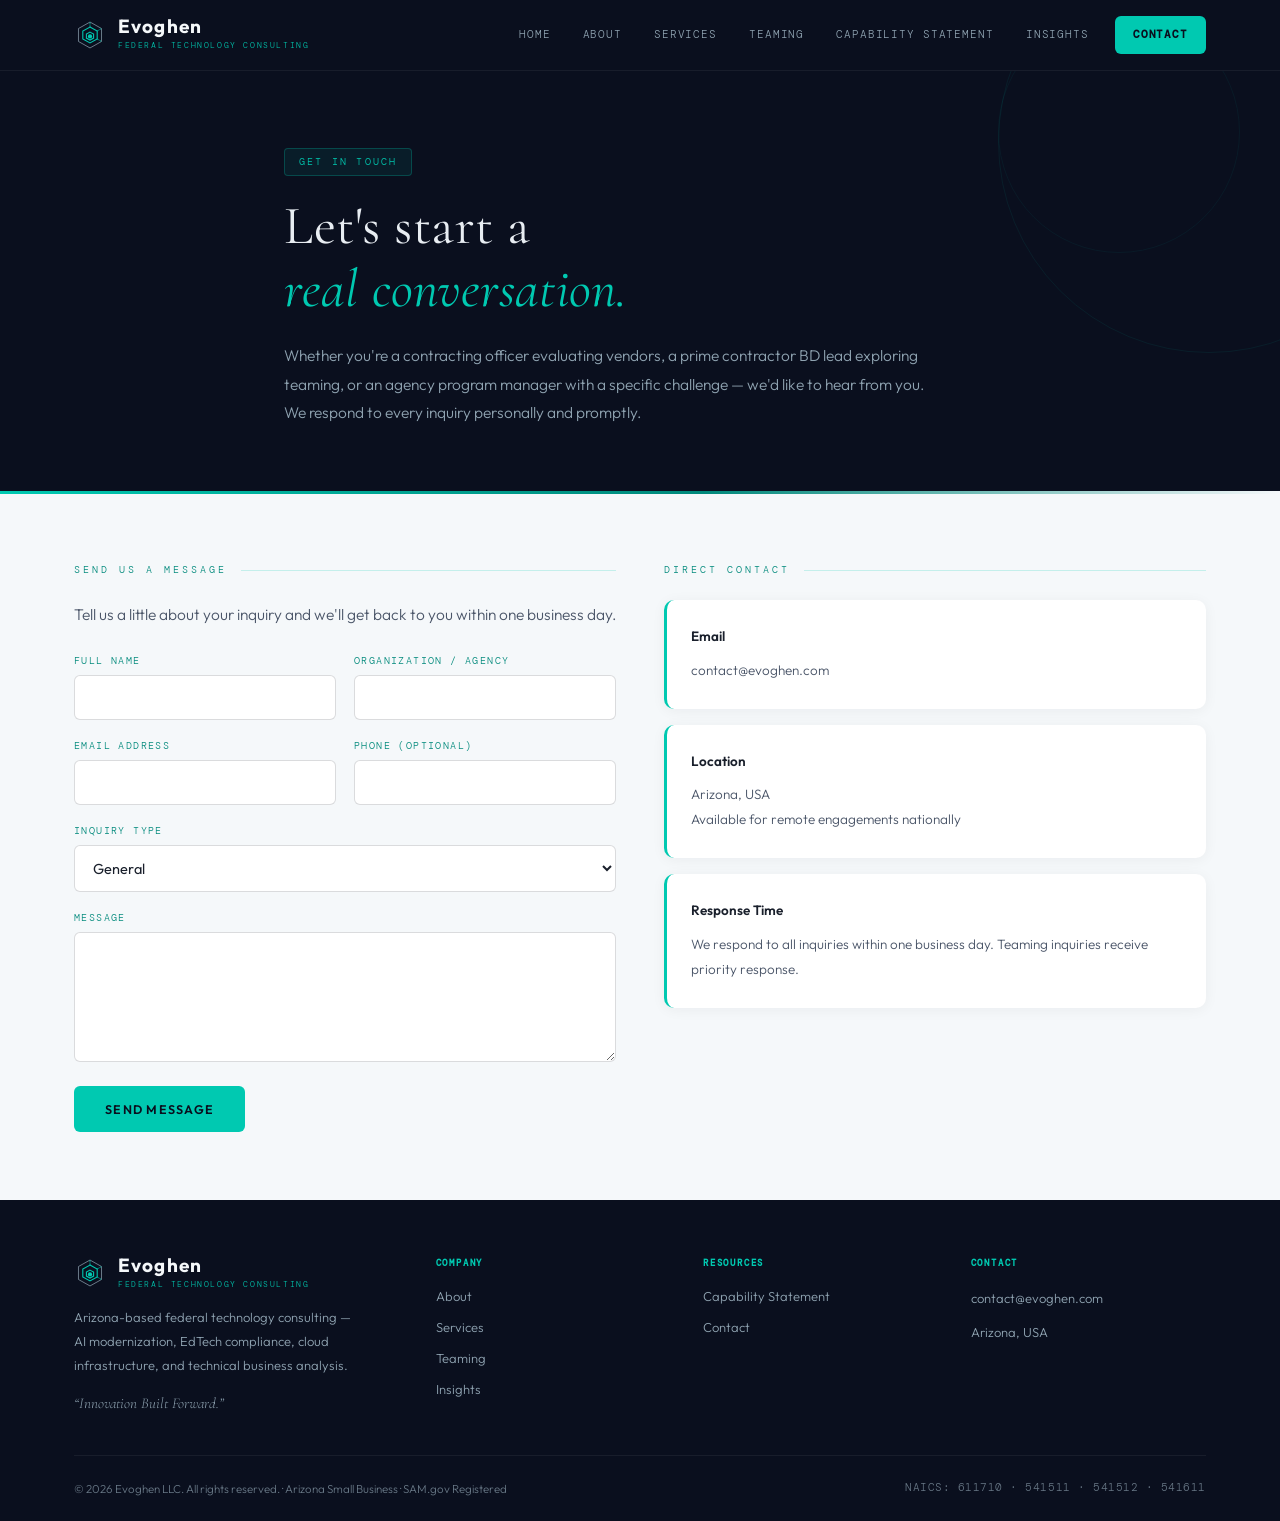
<file: contact.html>
<!DOCTYPE html>
<html lang="en">
<head>
<meta charset="UTF-8">
<meta name="viewport" content="width=device-width, initial-scale=1.0">
<title>Contact | Evoghen Federal Technology Consulting</title>
<meta name="description" content="Contact Evoghen for federal teaming, subcontracting, and agency consulting inquiries. Arizona-based small business — AI modernization, compliance, and cloud expertise.">
<link rel="canonical" href="https://www.evoghen.com/contact.html">
<link rel="icon" type="image/svg+xml" href="assets/favicon.svg">
<link rel="preconnect" href="https://fonts.googleapis.com">
<link href="https://fonts.googleapis.com/css2?family=Cormorant+Garamond:ital,wght@0,300;0,400;0,600;1,300;1,400&family=DM+Mono:wght@300;400&family=Outfit:wght@200;300;400;600;700&display=swap" rel="stylesheet">
<link rel="stylesheet" href="css/styles.css">
</head>
<body>

<header class="site-header">
  <div class="container nav-inner">
    <a href="index.html" class="brand">
      <svg class="brand-icon" width="32" height="32" viewBox="0 0 44 44" fill="none">
        <polygon points="22,4.18 37.84,13.09 37.84,30.91 22,39.82 6.16,30.91 6.16,13.09" stroke="#8FA3B1" stroke-width="1" fill="none"/>
        <polygon points="22,11.11 31.9,16.55 31.9,27.45 22,32.89 12.1,27.45 12.1,16.55" stroke="#00C9B1" stroke-width="1.5" fill="none"/>
        <polygon points="22,18.04 26.95,20.76 26.95,26.21 22,28.93 17.05,26.21 17.05,20.76" stroke="#00C9B1" stroke-width="1.5" fill="none"/>
        <circle cx="22" cy="23.98" r="2.97" fill="#00C9B1"/>
        <line x1="22" y1="11.11" x2="22" y2="4.18" stroke="#00C9B1" stroke-width="1" stroke-dasharray="2 2" stroke-linecap="round"/>
        <line x1="31.9" y1="16.55" x2="37.84" y2="13.09" stroke="#00C9B1" stroke-width="1" stroke-dasharray="2 2" stroke-linecap="round"/>
        <line x1="31.9" y1="27.45" x2="37.84" y2="30.91" stroke="#00C9B1" stroke-width="1" stroke-dasharray="2 2" stroke-linecap="round"/>
      </svg>
      <div>
        <div class="brand-name">Evoghen</div>
        <div class="brand-sub">Federal Technology Consulting</div>
      </div>
    </a>
    <button class="nav-toggle" aria-label="Toggle navigation" aria-expanded="false">
      <span></span><span></span><span></span>
    </button>
    <nav class="nav-links">
      <a href="index.html">Home</a>
      <a href="about.html">About</a>
      <a href="services.html">Services</a>
      <a href="teaming.html">Teaming</a>
      <a href="capability-statement.html">Capability Statement</a>
      <a href="insights.html">Insights</a>
      <a href="contact.html" class="nav-cta">Contact</a>
    </nav>
  </div>
</header>

<main>

  <section class="hero hero-dark">
    <div class="container hero-inner">
      <div class="eyebrow">Get in Touch</div>
      <h1 class="display">Let's start a<br><em>real conversation.</em></h1>
      <p>Whether you're a contracting officer evaluating vendors, a prime contractor BD lead exploring teaming, or an agency program manager with a specific challenge — we'd like to hear from you. We respond to every inquiry personally and promptly.</p>
    </div>
  </section>
  <div class="accent-bar"></div>

  <section class="block">
    <div class="container">
      <div class="grid grid-2" style="align-items:start; gap:48px;">
        <div>
          <div class="section-title">Send Us a Message</div>
          <p style="margin-bottom:24px;">Tell us a little about your inquiry and we'll get back to you within one business day.</p>

          <!-- Netlify Forms: detected automatically at deploy time via name + data-netlify -->
          <form id="contact-form" name="contact" method="POST" data-netlify="true" netlify-honeypot="bot-field">
            <input type="hidden" name="form-name" value="contact">
            <p style="display:none">
              <label>Leave this field blank: <input name="bot-field"></label>
            </p>
            <div class="form-grid">
              <div class="form-field">
                <label for="name">Full Name</label>
                <input type="text" id="name" name="name" required>
              </div>
              <div class="form-field">
                <label for="organization">Organization / Agency</label>
                <input type="text" id="organization" name="organization">
              </div>
              <div class="form-field">
                <label for="email">Email Address</label>
                <input type="email" id="email" name="email" required>
              </div>
              <div class="form-field">
                <label for="phone">Phone (optional)</label>
                <input type="tel" id="phone" name="phone">
              </div>
              <div class="form-field full">
                <label for="inquiry_type">Inquiry Type</label>
                <select id="inquiry_type" name="inquiry_type">
                  <option value="General">General</option>
                  <option value="Teaming / Subcontract">Teaming / Subcontract</option>
                  <option value="Agency Engagement">Agency Engagement</option>
                  <option value="Media / Speaking">Media / Speaking</option>
                </select>
              </div>
              <div class="form-field full">
                <label for="message">Message</label>
                <textarea id="message" name="message" required></textarea>
              </div>
            </div>
            <button type="submit" class="btn btn-primary mt-24">Send Message</button>
            <div id="form-status" class="form-status" role="status"></div>
          </form>
        </div>

        <div>
          <div class="section-title">Direct Contact</div>
          <div class="card mt-16">
            <h3>Email</h3>
            <p>contact@evoghen.com</p>
          </div>
          <div class="card mt-16">
            <h3>Location</h3>
            <p>Arizona, USA<br>Available for remote engagements nationally</p>
          </div>
          <div class="card mt-16">
            <h3>Response Time</h3>
            <p>We respond to all inquiries within one business day. Teaming inquiries receive priority response.</p>
          </div>
        </div>
      </div>
    </div>
  </section>

</main>

<footer class="site-footer">
  <div class="container">
    <div class="footer-top">
      <div class="footer-brand">
        <a href="index.html" class="brand">
          <svg class="brand-icon" width="32" height="32" viewBox="0 0 44 44" fill="none">
            <polygon points="22,4.18 37.84,13.09 37.84,30.91 22,39.82 6.16,30.91 6.16,13.09" stroke="#8FA3B1" stroke-width="1" fill="none"/>
            <polygon points="22,11.11 31.9,16.55 31.9,27.45 22,32.89 12.1,27.45 12.1,16.55" stroke="#00C9B1" stroke-width="1.5" fill="none"/>
            <polygon points="22,18.04 26.95,20.76 26.95,26.21 22,28.93 17.05,26.21 17.05,20.76" stroke="#00C9B1" stroke-width="1.5" fill="none"/>
            <circle cx="22" cy="23.98" r="2.97" fill="#00C9B1"/>
            <line x1="22" y1="11.11" x2="22" y2="4.18" stroke="#00C9B1" stroke-width="1" stroke-dasharray="2 2" stroke-linecap="round"/>
            <line x1="31.9" y1="16.55" x2="37.84" y2="13.09" stroke="#00C9B1" stroke-width="1" stroke-dasharray="2 2" stroke-linecap="round"/>
            <line x1="31.9" y1="27.45" x2="37.84" y2="30.91" stroke="#00C9B1" stroke-width="1" stroke-dasharray="2 2" stroke-linecap="round"/>
          </svg>
          <div>
            <div class="brand-name">Evoghen</div>
            <div class="brand-sub">Federal Technology Consulting</div>
          </div>
        </a>
        <p style="color:var(--steel); font-size:13px; max-width:280px; margin-top:14px;">Arizona-based federal technology consulting — AI modernization, EdTech compliance, cloud infrastructure, and technical business analysis.</p>
        <div class="footer-tagline">&ldquo;Innovation Built Forward.&rdquo;</div>
      </div>
      <div class="footer-col">
        <h4>Company</h4>
        <a href="about.html">About</a>
        <a href="services.html">Services</a>
        <a href="teaming.html">Teaming</a>
        <a href="insights.html">Insights</a>
      </div>
      <div class="footer-col">
        <h4>Resources</h4>
        <a href="capability-statement.html">Capability Statement</a>
        <a href="contact.html">Contact</a>
      </div>
      <div class="footer-col">
        <h4>Contact</h4>
        <p>contact@evoghen.com</p>
        <p>Arizona, USA</p>
      </div>
    </div>
    <div class="footer-bottom">
      <p>&copy; <span data-year></span> Evoghen LLC. All rights reserved. · Arizona Small Business · SAM.gov Registered</p>
      <div class="footer-naics">NAICS: 611710 · 541511 · 541512 · 541611</div>
    </div>
  </div>
</footer>

<script src="js/main.js"></script>
</body>
</html>
</file>
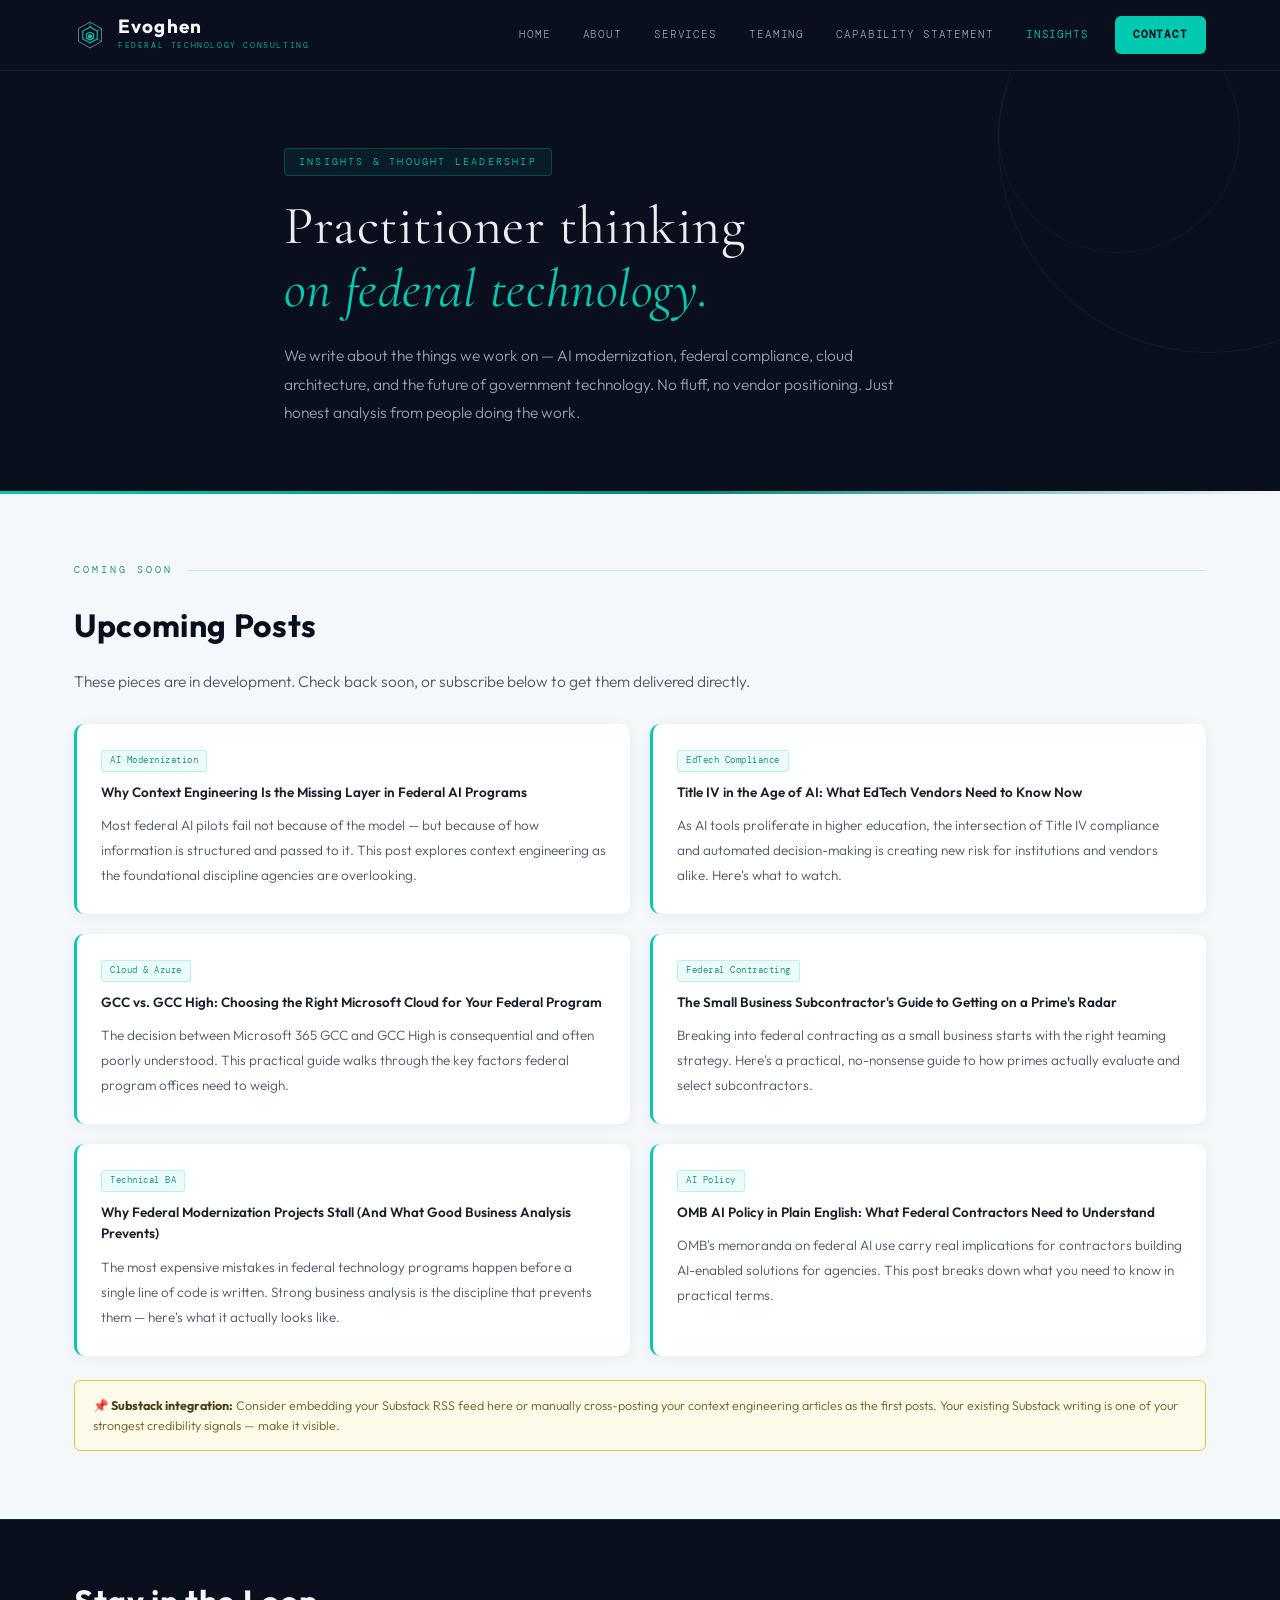
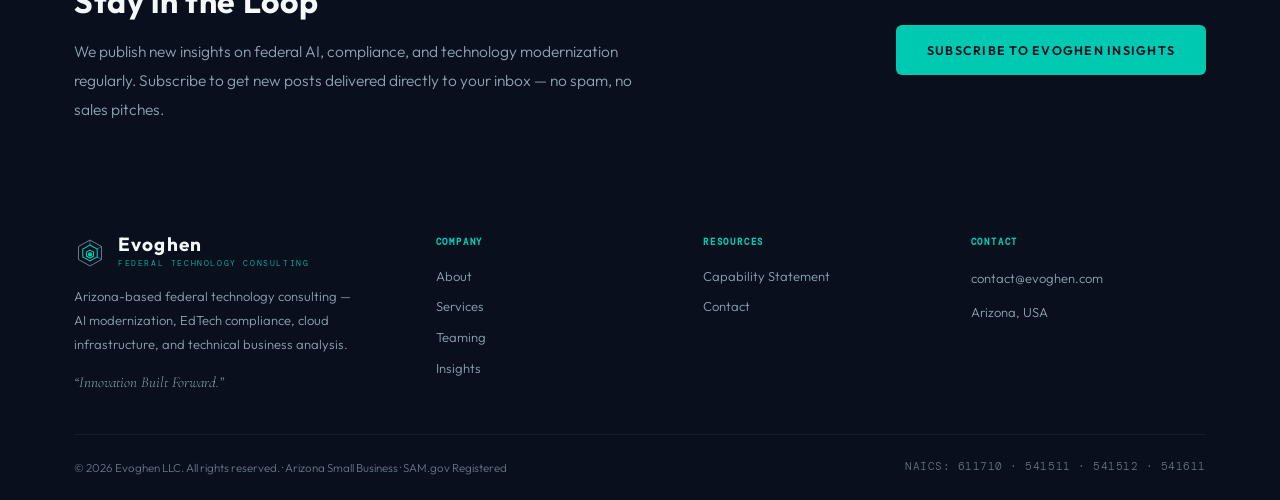
<file: insights.html>
<!DOCTYPE html>
<html lang="en">
<head>
<meta charset="UTF-8">
<meta name="viewport" content="width=device-width, initial-scale=1.0">
<title>Insights | Evoghen Federal Technology Consulting</title>
<meta name="description" content="Practitioner insights on federal AI modernization, Title IV compliance, Microsoft cloud, and government technology. Written by the Evoghen team.">
<link rel="canonical" href="https://www.evoghen.com/insights.html">
<link rel="icon" type="image/svg+xml" href="assets/favicon.svg">
<link rel="preconnect" href="https://fonts.googleapis.com">
<link href="https://fonts.googleapis.com/css2?family=Cormorant+Garamond:ital,wght@0,300;0,400;0,600;1,300;1,400&family=DM+Mono:wght@300;400&family=Outfit:wght@200;300;400;600;700&display=swap" rel="stylesheet">
<link rel="stylesheet" href="css/styles.css">
</head>
<body>

<header class="site-header">
  <div class="container nav-inner">
    <a href="index.html" class="brand">
      <svg class="brand-icon" width="32" height="32" viewBox="0 0 44 44" fill="none">
        <polygon points="22,4.18 37.84,13.09 37.84,30.91 22,39.82 6.16,30.91 6.16,13.09" stroke="#8FA3B1" stroke-width="1" fill="none"/>
        <polygon points="22,11.11 31.9,16.55 31.9,27.45 22,32.89 12.1,27.45 12.1,16.55" stroke="#00C9B1" stroke-width="1.5" fill="none"/>
        <polygon points="22,18.04 26.95,20.76 26.95,26.21 22,28.93 17.05,26.21 17.05,20.76" stroke="#00C9B1" stroke-width="1.5" fill="none"/>
        <circle cx="22" cy="23.98" r="2.97" fill="#00C9B1"/>
        <line x1="22" y1="11.11" x2="22" y2="4.18" stroke="#00C9B1" stroke-width="1" stroke-dasharray="2 2" stroke-linecap="round"/>
        <line x1="31.9" y1="16.55" x2="37.84" y2="13.09" stroke="#00C9B1" stroke-width="1" stroke-dasharray="2 2" stroke-linecap="round"/>
        <line x1="31.9" y1="27.45" x2="37.84" y2="30.91" stroke="#00C9B1" stroke-width="1" stroke-dasharray="2 2" stroke-linecap="round"/>
      </svg>
      <div>
        <div class="brand-name">Evoghen</div>
        <div class="brand-sub">Federal Technology Consulting</div>
      </div>
    </a>
    <button class="nav-toggle" aria-label="Toggle navigation" aria-expanded="false">
      <span></span><span></span><span></span>
    </button>
    <nav class="nav-links">
      <a href="index.html">Home</a>
      <a href="about.html">About</a>
      <a href="services.html">Services</a>
      <a href="teaming.html">Teaming</a>
      <a href="capability-statement.html">Capability Statement</a>
      <a href="insights.html" class="active">Insights</a>
      <a href="contact.html" class="nav-cta">Contact</a>
    </nav>
  </div>
</header>

<main>

  <section class="hero hero-dark">
    <div class="container hero-inner">
      <div class="eyebrow">Insights &amp; Thought Leadership</div>
      <h1 class="display">Practitioner thinking<br><em>on federal technology.</em></h1>
      <p>We write about the things we work on — AI modernization, federal compliance, cloud architecture, and the future of government technology. No fluff, no vendor positioning. Just honest analysis from people doing the work.</p>
    </div>
  </section>
  <div class="accent-bar"></div>

  <section class="block">
    <div class="container">
      <div class="section-title">Coming Soon</div>
      <h2 class="heading">Upcoming Posts</h2>
      <p style="margin-bottom:28px;">These pieces are in development. Check back soon, or subscribe below to get them delivered directly.</p>
      <div class="grid grid-2">
        <div class="card">
          <div class="tags" style="margin-top:0; margin-bottom:10px;"><span class="tag">AI Modernization</span></div>
          <h3>Why Context Engineering Is the Missing Layer in Federal AI Programs</h3>
          <p>Most federal AI pilots fail not because of the model — but because of how information is structured and passed to it. This post explores context engineering as the foundational discipline agencies are overlooking.</p>
        </div>
        <div class="card">
          <div class="tags" style="margin-top:0; margin-bottom:10px;"><span class="tag">EdTech Compliance</span></div>
          <h3>Title IV in the Age of AI: What EdTech Vendors Need to Know Now</h3>
          <p>As AI tools proliferate in higher education, the intersection of Title IV compliance and automated decision-making is creating new risk for institutions and vendors alike. Here's what to watch.</p>
        </div>
        <div class="card">
          <div class="tags" style="margin-top:0; margin-bottom:10px;"><span class="tag">Cloud &amp; Azure</span></div>
          <h3>GCC vs. GCC High: Choosing the Right Microsoft Cloud for Your Federal Program</h3>
          <p>The decision between Microsoft 365 GCC and GCC High is consequential and often poorly understood. This practical guide walks through the key factors federal program offices need to weigh.</p>
        </div>
        <div class="card">
          <div class="tags" style="margin-top:0; margin-bottom:10px;"><span class="tag">Federal Contracting</span></div>
          <h3>The Small Business Subcontractor's Guide to Getting on a Prime's Radar</h3>
          <p>Breaking into federal contracting as a small business starts with the right teaming strategy. Here's a practical, no-nonsense guide to how primes actually evaluate and select subcontractors.</p>
        </div>
        <div class="card">
          <div class="tags" style="margin-top:0; margin-bottom:10px;"><span class="tag">Technical BA</span></div>
          <h3>Why Federal Modernization Projects Stall (And What Good Business Analysis Prevents)</h3>
          <p>The most expensive mistakes in federal technology programs happen before a single line of code is written. Strong business analysis is the discipline that prevents them — here's what it actually looks like.</p>
        </div>
        <div class="card">
          <div class="tags" style="margin-top:0; margin-bottom:10px;"><span class="tag">AI Policy</span></div>
          <h3>OMB AI Policy in Plain English: What Federal Contractors Need to Understand</h3>
          <p>OMB's memoranda on federal AI use carry real implications for contractors building AI-enabled solutions for agencies. This post breaks down what you need to know in practical terms.</p>
        </div>
      </div>
      <div class="note-box no-print mt-24"><strong>📌 Substack integration:</strong> Consider embedding your Substack RSS feed here or manually cross-posting your context engineering articles as the first posts. Your existing Substack writing is one of your strongest credibility signals — make it visible.</div>
    </div>
  </section>

  <section class="cta-banner">
    <div class="container cta-banner-inner">
      <div>
        <h2 class="heading">Stay in the Loop</h2>
        <p>We publish new insights on federal AI, compliance, and technology modernization regularly. Subscribe to get new posts delivered directly to your inbox — no spam, no sales pitches.</p>
      </div>
      <a href="mailto:contact@evoghen.com?subject=Subscribe%20to%20Evoghen%20Insights" class="btn btn-primary">Subscribe to Evoghen Insights</a>
    </div>
  </section>

</main>

<footer class="site-footer">
  <div class="container">
    <div class="footer-top">
      <div class="footer-brand">
        <a href="index.html" class="brand">
          <svg class="brand-icon" width="32" height="32" viewBox="0 0 44 44" fill="none">
            <polygon points="22,4.18 37.84,13.09 37.84,30.91 22,39.82 6.16,30.91 6.16,13.09" stroke="#8FA3B1" stroke-width="1" fill="none"/>
            <polygon points="22,11.11 31.9,16.55 31.9,27.45 22,32.89 12.1,27.45 12.1,16.55" stroke="#00C9B1" stroke-width="1.5" fill="none"/>
            <polygon points="22,18.04 26.95,20.76 26.95,26.21 22,28.93 17.05,26.21 17.05,20.76" stroke="#00C9B1" stroke-width="1.5" fill="none"/>
            <circle cx="22" cy="23.98" r="2.97" fill="#00C9B1"/>
            <line x1="22" y1="11.11" x2="22" y2="4.18" stroke="#00C9B1" stroke-width="1" stroke-dasharray="2 2" stroke-linecap="round"/>
            <line x1="31.9" y1="16.55" x2="37.84" y2="13.09" stroke="#00C9B1" stroke-width="1" stroke-dasharray="2 2" stroke-linecap="round"/>
            <line x1="31.9" y1="27.45" x2="37.84" y2="30.91" stroke="#00C9B1" stroke-width="1" stroke-dasharray="2 2" stroke-linecap="round"/>
          </svg>
          <div>
            <div class="brand-name">Evoghen</div>
            <div class="brand-sub">Federal Technology Consulting</div>
          </div>
        </a>
        <p style="color:var(--steel); font-size:13px; max-width:280px; margin-top:14px;">Arizona-based federal technology consulting — AI modernization, EdTech compliance, cloud infrastructure, and technical business analysis.</p>
        <div class="footer-tagline">&ldquo;Innovation Built Forward.&rdquo;</div>
      </div>
      <div class="footer-col">
        <h4>Company</h4>
        <a href="about.html">About</a>
        <a href="services.html">Services</a>
        <a href="teaming.html">Teaming</a>
        <a href="insights.html">Insights</a>
      </div>
      <div class="footer-col">
        <h4>Resources</h4>
        <a href="capability-statement.html">Capability Statement</a>
        <a href="contact.html">Contact</a>
      </div>
      <div class="footer-col">
        <h4>Contact</h4>
        <p>contact@evoghen.com</p>
        <p>Arizona, USA</p>
      </div>
    </div>
    <div class="footer-bottom">
      <p>&copy; <span data-year></span> Evoghen LLC. All rights reserved. · Arizona Small Business · SAM.gov Registered</p>
      <div class="footer-naics">NAICS: 611710 · 541511 · 541512 · 541611</div>
    </div>
  </div>
</footer>

<script src="js/main.js"></script>
</body>
</html>
</file>
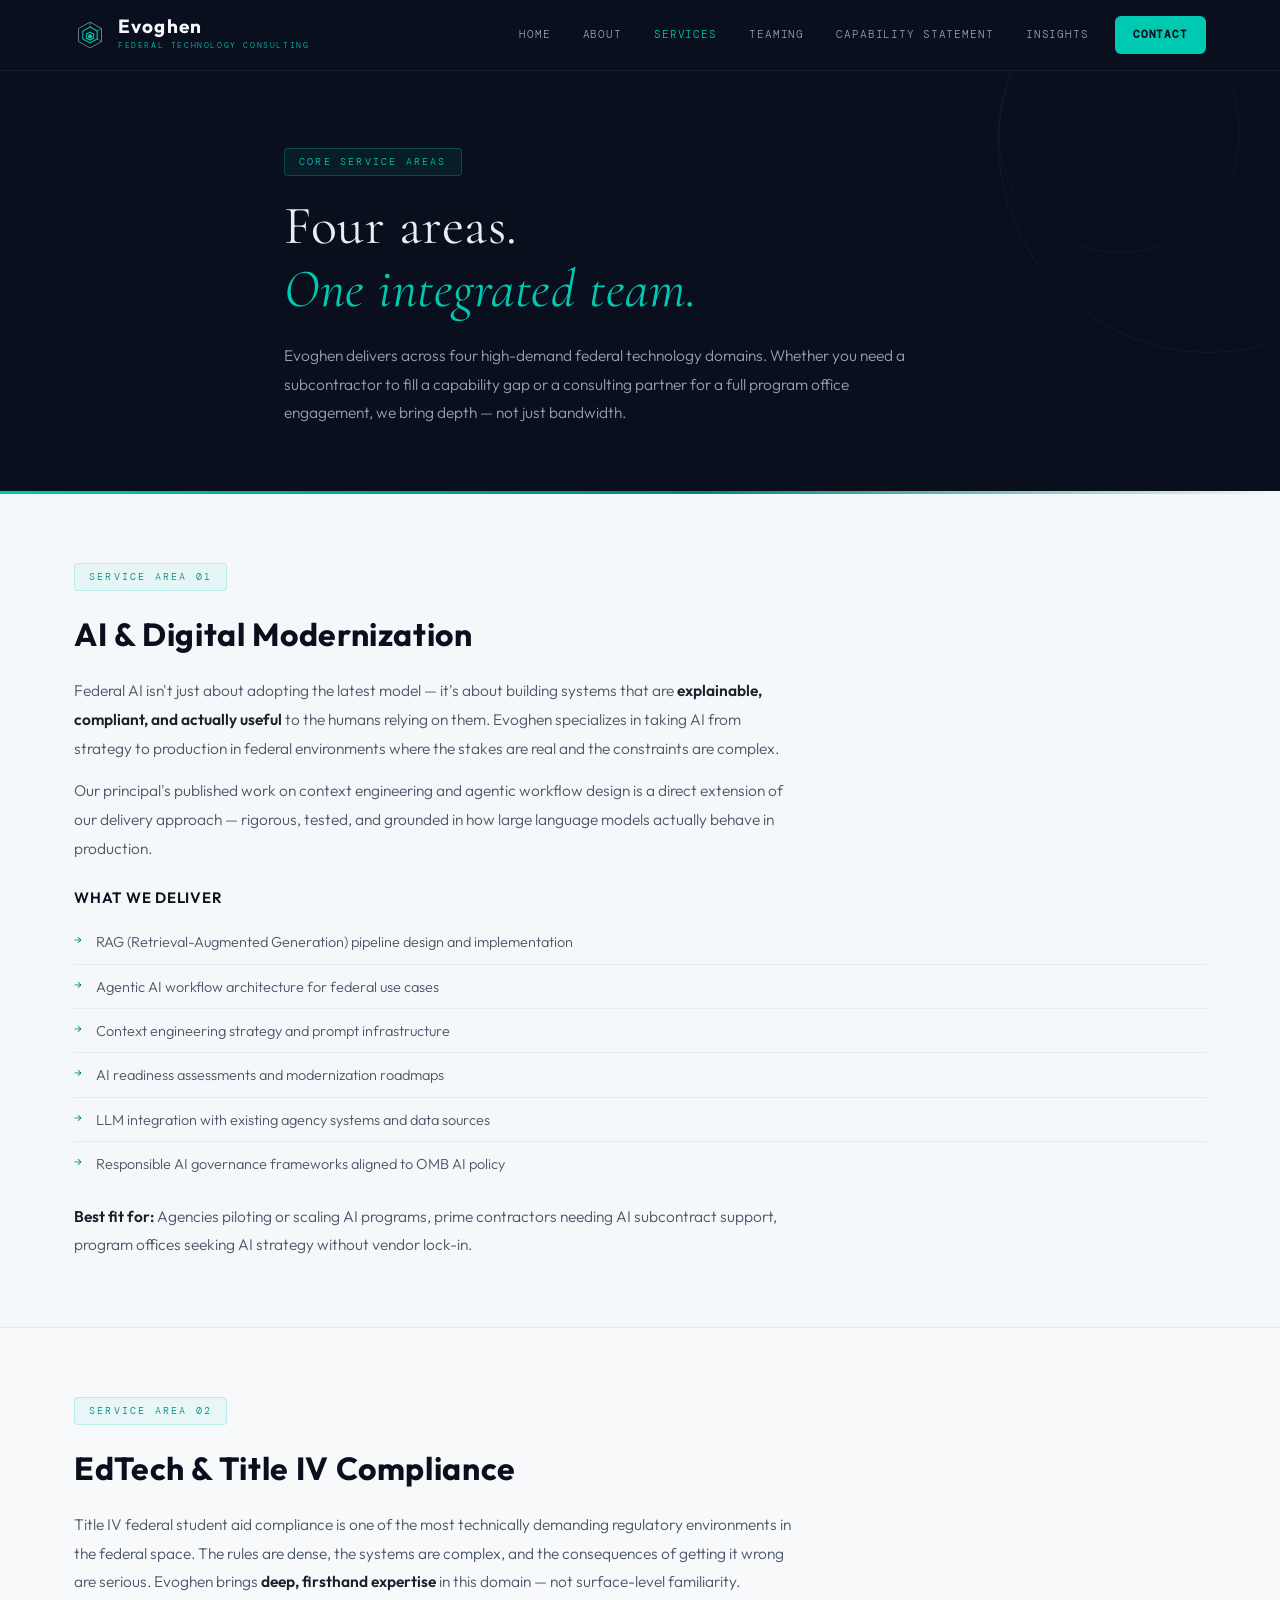
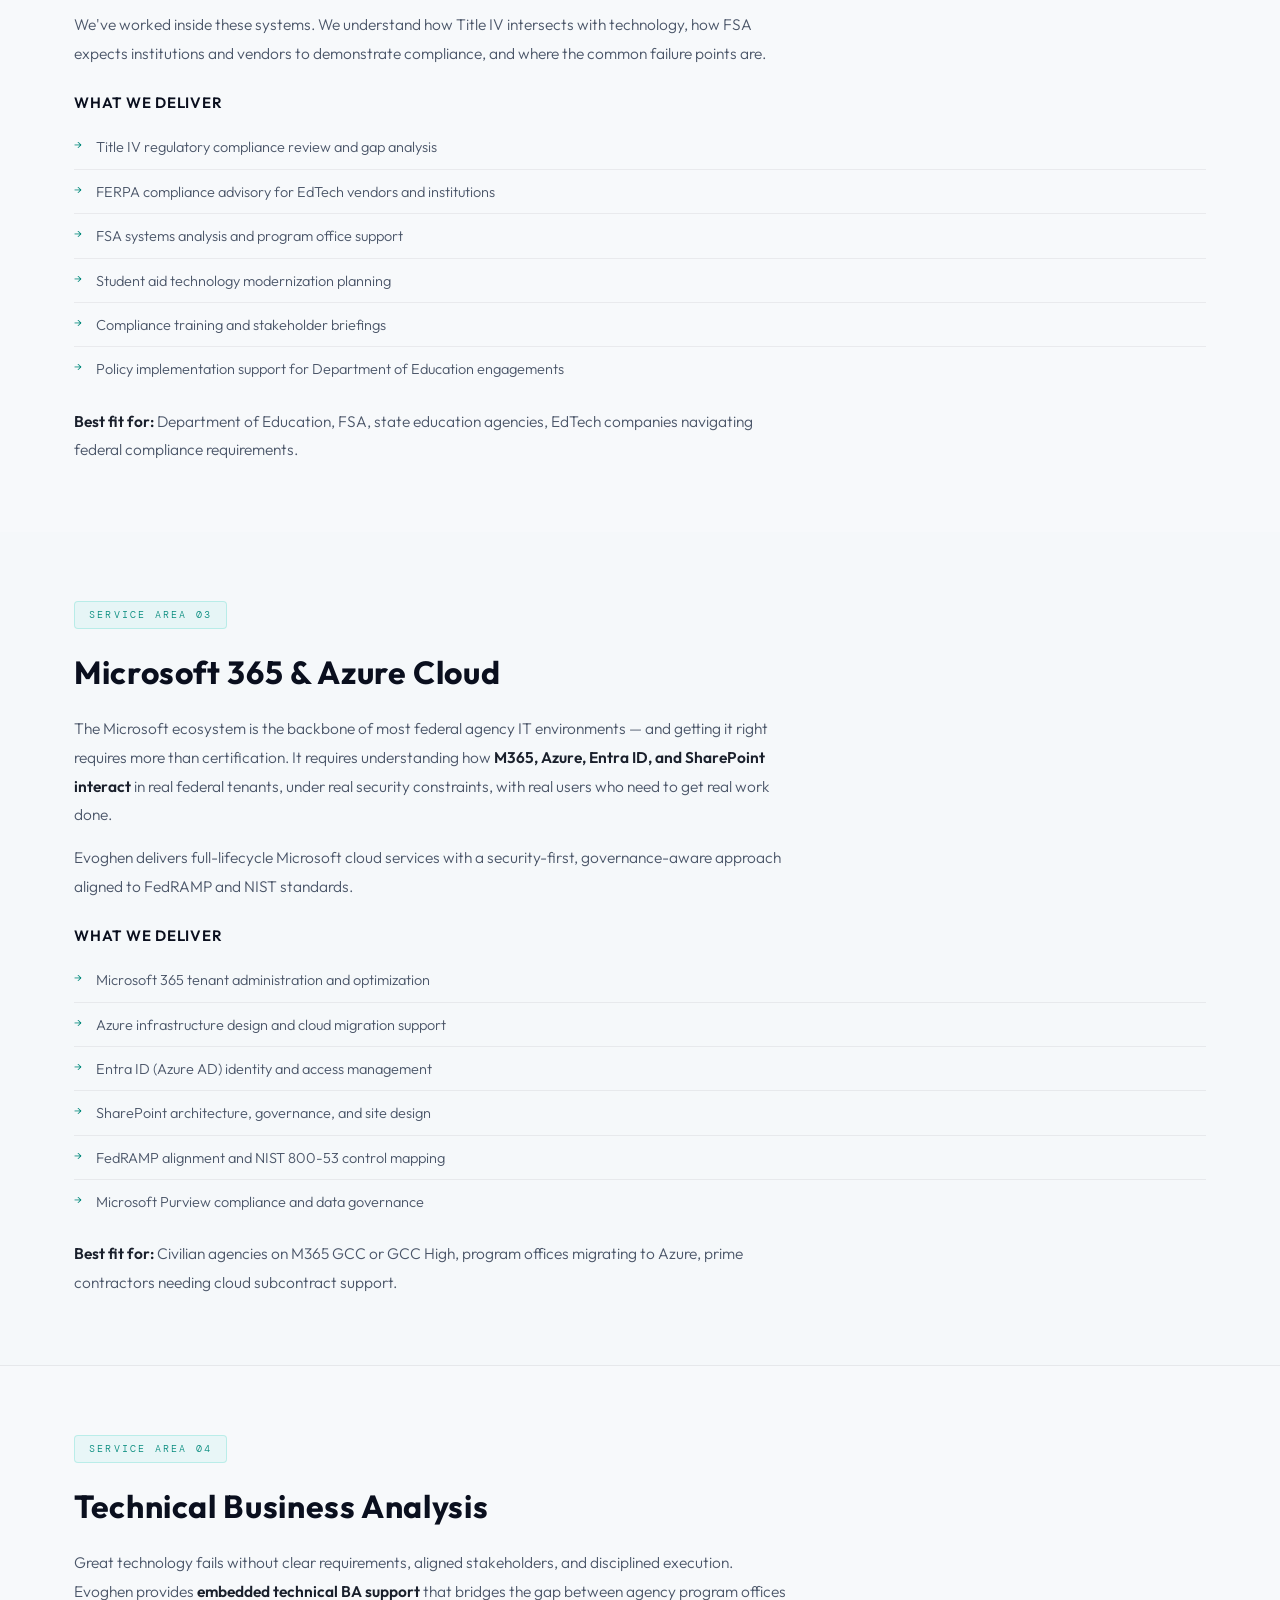
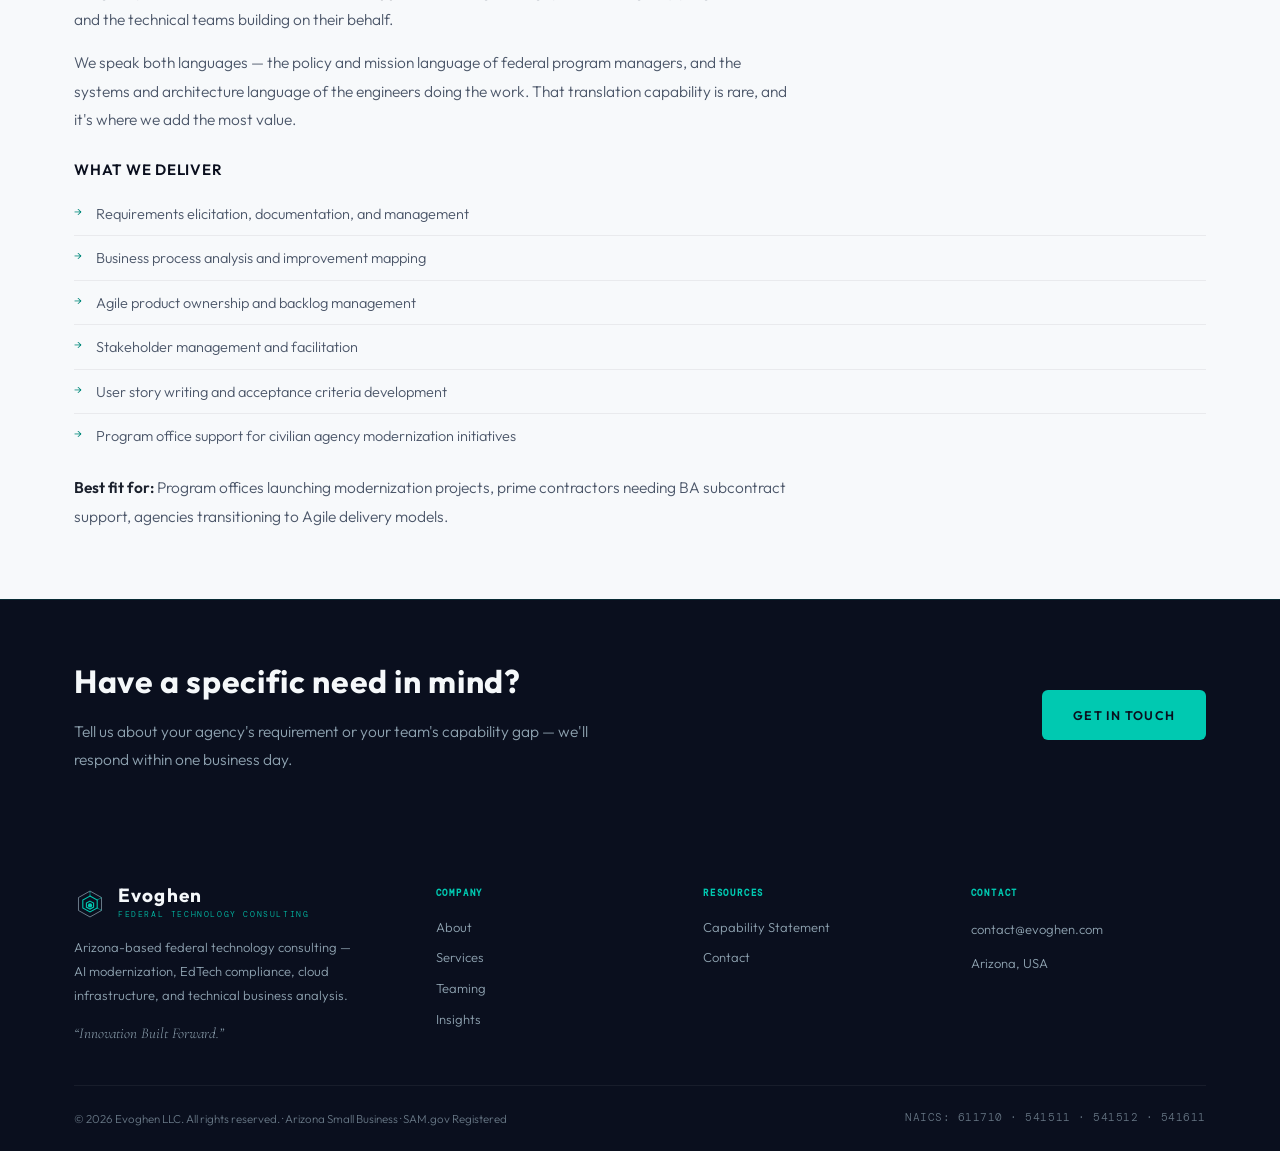
<file: services.html>
<!DOCTYPE html>
<html lang="en">
<head>
<meta charset="UTF-8">
<meta name="viewport" content="width=device-width, initial-scale=1.0">
<title>Services | Evoghen Federal Technology Consulting</title>
<meta name="description" content="Evoghen delivers AI modernization, Title IV EdTech compliance, Microsoft 365/Azure cloud, and technical business analysis for federal agencies and prime contractors.">
<link rel="canonical" href="https://www.evoghen.com/services.html">
<link rel="icon" type="image/svg+xml" href="assets/favicon.svg">
<link rel="preconnect" href="https://fonts.googleapis.com">
<link href="https://fonts.googleapis.com/css2?family=Cormorant+Garamond:ital,wght@0,300;0,400;0,600;1,300;1,400&family=DM+Mono:wght@300;400&family=Outfit:wght@200;300;400;600;700&display=swap" rel="stylesheet">
<link rel="stylesheet" href="css/styles.css">
</head>
<body>

<header class="site-header">
  <div class="container nav-inner">
    <a href="index.html" class="brand">
      <svg class="brand-icon" width="32" height="32" viewBox="0 0 44 44" fill="none">
        <polygon points="22,4.18 37.84,13.09 37.84,30.91 22,39.82 6.16,30.91 6.16,13.09" stroke="#8FA3B1" stroke-width="1" fill="none"/>
        <polygon points="22,11.11 31.9,16.55 31.9,27.45 22,32.89 12.1,27.45 12.1,16.55" stroke="#00C9B1" stroke-width="1.5" fill="none"/>
        <polygon points="22,18.04 26.95,20.76 26.95,26.21 22,28.93 17.05,26.21 17.05,20.76" stroke="#00C9B1" stroke-width="1.5" fill="none"/>
        <circle cx="22" cy="23.98" r="2.97" fill="#00C9B1"/>
        <line x1="22" y1="11.11" x2="22" y2="4.18" stroke="#00C9B1" stroke-width="1" stroke-dasharray="2 2" stroke-linecap="round"/>
        <line x1="31.9" y1="16.55" x2="37.84" y2="13.09" stroke="#00C9B1" stroke-width="1" stroke-dasharray="2 2" stroke-linecap="round"/>
        <line x1="31.9" y1="27.45" x2="37.84" y2="30.91" stroke="#00C9B1" stroke-width="1" stroke-dasharray="2 2" stroke-linecap="round"/>
      </svg>
      <div>
        <div class="brand-name">Evoghen</div>
        <div class="brand-sub">Federal Technology Consulting</div>
      </div>
    </a>
    <button class="nav-toggle" aria-label="Toggle navigation" aria-expanded="false">
      <span></span><span></span><span></span>
    </button>
    <nav class="nav-links">
      <a href="index.html">Home</a>
      <a href="about.html">About</a>
      <a href="services.html" class="active">Services</a>
      <a href="teaming.html">Teaming</a>
      <a href="capability-statement.html">Capability Statement</a>
      <a href="insights.html">Insights</a>
      <a href="contact.html" class="nav-cta">Contact</a>
    </nav>
  </div>
</header>

<main>

  <section class="hero hero-dark">
    <div class="container hero-inner">
      <div class="eyebrow">Core Service Areas</div>
      <h1 class="display">Four areas.<br><em>One integrated team.</em></h1>
      <p>Evoghen delivers across four high-demand federal technology domains. Whether you need a subcontractor to fill a capability gap or a consulting partner for a full program office engagement, we bring depth — not just bandwidth.</p>
    </div>
  </section>
  <div class="accent-bar"></div>

  <!-- SERVICE 01 -->
  <section class="block">
    <div class="container">
      <div class="eyebrow">Service Area 01</div>
      <h2 class="heading">AI &amp; Digital Modernization</h2>
      <p>Federal AI isn't just about adopting the latest model — it's about building systems that are <strong>explainable, compliant, and actually useful</strong> to the humans relying on them. Evoghen specializes in taking AI from strategy to production in federal environments where the stakes are real and the constraints are complex.</p>
      <p>Our principal's published work on context engineering and agentic workflow design is a direct extension of our delivery approach — rigorous, tested, and grounded in how large language models actually behave in production.</p>
      <h3 class="subheading mt-24">What We Deliver</h3>
      <ul class="arrow-list">
        <li>RAG (Retrieval-Augmented Generation) pipeline design and implementation</li>
        <li>Agentic AI workflow architecture for federal use cases</li>
        <li>Context engineering strategy and prompt infrastructure</li>
        <li>AI readiness assessments and modernization roadmaps</li>
        <li>LLM integration with existing agency systems and data sources</li>
        <li>Responsible AI governance frameworks aligned to OMB AI policy</li>
      </ul>
      <p class="mt-16"><strong>Best fit for:</strong> Agencies piloting or scaling AI programs, prime contractors needing AI subcontract support, program offices seeking AI strategy without vendor lock-in.</p>
    </div>
  </section>

  <!-- SERVICE 02 -->
  <section class="block border-top" style="background:#F7F9FB;">
    <div class="container">
      <div class="eyebrow">Service Area 02</div>
      <h2 class="heading">EdTech &amp; Title IV Compliance</h2>
      <p>Title IV federal student aid compliance is one of the most technically demanding regulatory environments in the federal space. The rules are dense, the systems are complex, and the consequences of getting it wrong are serious. Evoghen brings <strong>deep, firsthand expertise</strong> in this domain — not surface-level familiarity.</p>
      <p>We've worked inside these systems. We understand how Title IV intersects with technology, how FSA expects institutions and vendors to demonstrate compliance, and where the common failure points are.</p>
      <h3 class="subheading mt-24">What We Deliver</h3>
      <ul class="arrow-list">
        <li>Title IV regulatory compliance review and gap analysis</li>
        <li>FERPA compliance advisory for EdTech vendors and institutions</li>
        <li>FSA systems analysis and program office support</li>
        <li>Student aid technology modernization planning</li>
        <li>Compliance training and stakeholder briefings</li>
        <li>Policy implementation support for Department of Education engagements</li>
      </ul>
      <p class="mt-16"><strong>Best fit for:</strong> Department of Education, FSA, state education agencies, EdTech companies navigating federal compliance requirements.</p>
    </div>
  </section>

  <!-- SERVICE 03 -->
  <section class="block">
    <div class="container">
      <div class="eyebrow">Service Area 03</div>
      <h2 class="heading">Microsoft 365 &amp; Azure Cloud</h2>
      <p>The Microsoft ecosystem is the backbone of most federal agency IT environments — and getting it right requires more than certification. It requires understanding how <strong>M365, Azure, Entra ID, and SharePoint interact</strong> in real federal tenants, under real security constraints, with real users who need to get real work done.</p>
      <p>Evoghen delivers full-lifecycle Microsoft cloud services with a security-first, governance-aware approach aligned to FedRAMP and NIST standards.</p>
      <h3 class="subheading mt-24">What We Deliver</h3>
      <ul class="arrow-list">
        <li>Microsoft 365 tenant administration and optimization</li>
        <li>Azure infrastructure design and cloud migration support</li>
        <li>Entra ID (Azure AD) identity and access management</li>
        <li>SharePoint architecture, governance, and site design</li>
        <li>FedRAMP alignment and NIST 800-53 control mapping</li>
        <li>Microsoft Purview compliance and data governance</li>
      </ul>
      <p class="mt-16"><strong>Best fit for:</strong> Civilian agencies on M365 GCC or GCC High, program offices migrating to Azure, prime contractors needing cloud subcontract support.</p>
    </div>
  </section>

  <!-- SERVICE 04 -->
  <section class="block border-top" style="background:#F7F9FB;">
    <div class="container">
      <div class="eyebrow">Service Area 04</div>
      <h2 class="heading">Technical Business Analysis</h2>
      <p>Great technology fails without clear requirements, aligned stakeholders, and disciplined execution. Evoghen provides <strong>embedded technical BA support</strong> that bridges the gap between agency program offices and the technical teams building on their behalf.</p>
      <p>We speak both languages — the policy and mission language of federal program managers, and the systems and architecture language of the engineers doing the work. That translation capability is rare, and it's where we add the most value.</p>
      <h3 class="subheading mt-24">What We Deliver</h3>
      <ul class="arrow-list">
        <li>Requirements elicitation, documentation, and management</li>
        <li>Business process analysis and improvement mapping</li>
        <li>Agile product ownership and backlog management</li>
        <li>Stakeholder management and facilitation</li>
        <li>User story writing and acceptance criteria development</li>
        <li>Program office support for civilian agency modernization initiatives</li>
      </ul>
      <p class="mt-16"><strong>Best fit for:</strong> Program offices launching modernization projects, prime contractors needing BA subcontract support, agencies transitioning to Agile delivery models.</p>
    </div>
  </section>

  <section class="cta-banner">
    <div class="container cta-banner-inner">
      <div>
        <h2 class="heading">Have a specific need in mind?</h2>
        <p>Tell us about your agency's requirement or your team's capability gap — we'll respond within one business day.</p>
      </div>
      <a href="contact.html" class="btn btn-primary">Get in Touch</a>
    </div>
  </section>

</main>

<footer class="site-footer">
  <div class="container">
    <div class="footer-top">
      <div class="footer-brand">
        <a href="index.html" class="brand">
          <svg class="brand-icon" width="32" height="32" viewBox="0 0 44 44" fill="none">
            <polygon points="22,4.18 37.84,13.09 37.84,30.91 22,39.82 6.16,30.91 6.16,13.09" stroke="#8FA3B1" stroke-width="1" fill="none"/>
            <polygon points="22,11.11 31.9,16.55 31.9,27.45 22,32.89 12.1,27.45 12.1,16.55" stroke="#00C9B1" stroke-width="1.5" fill="none"/>
            <polygon points="22,18.04 26.95,20.76 26.95,26.21 22,28.93 17.05,26.21 17.05,20.76" stroke="#00C9B1" stroke-width="1.5" fill="none"/>
            <circle cx="22" cy="23.98" r="2.97" fill="#00C9B1"/>
            <line x1="22" y1="11.11" x2="22" y2="4.18" stroke="#00C9B1" stroke-width="1" stroke-dasharray="2 2" stroke-linecap="round"/>
            <line x1="31.9" y1="16.55" x2="37.84" y2="13.09" stroke="#00C9B1" stroke-width="1" stroke-dasharray="2 2" stroke-linecap="round"/>
            <line x1="31.9" y1="27.45" x2="37.84" y2="30.91" stroke="#00C9B1" stroke-width="1" stroke-dasharray="2 2" stroke-linecap="round"/>
          </svg>
          <div>
            <div class="brand-name">Evoghen</div>
            <div class="brand-sub">Federal Technology Consulting</div>
          </div>
        </a>
        <p style="color:var(--steel); font-size:13px; max-width:280px; margin-top:14px;">Arizona-based federal technology consulting — AI modernization, EdTech compliance, cloud infrastructure, and technical business analysis.</p>
        <div class="footer-tagline">&ldquo;Innovation Built Forward.&rdquo;</div>
      </div>
      <div class="footer-col">
        <h4>Company</h4>
        <a href="about.html">About</a>
        <a href="services.html">Services</a>
        <a href="teaming.html">Teaming</a>
        <a href="insights.html">Insights</a>
      </div>
      <div class="footer-col">
        <h4>Resources</h4>
        <a href="capability-statement.html">Capability Statement</a>
        <a href="contact.html">Contact</a>
      </div>
      <div class="footer-col">
        <h4>Contact</h4>
        <p>contact@evoghen.com</p>
        <p>Arizona, USA</p>
      </div>
    </div>
    <div class="footer-bottom">
      <p>&copy; <span data-year></span> Evoghen LLC. All rights reserved. · Arizona Small Business · SAM.gov Registered</p>
      <div class="footer-naics">NAICS: 611710 · 541511 · 541512 · 541611</div>
    </div>
  </div>
</footer>

<script src="js/main.js"></script>
</body>
</html>
</file>
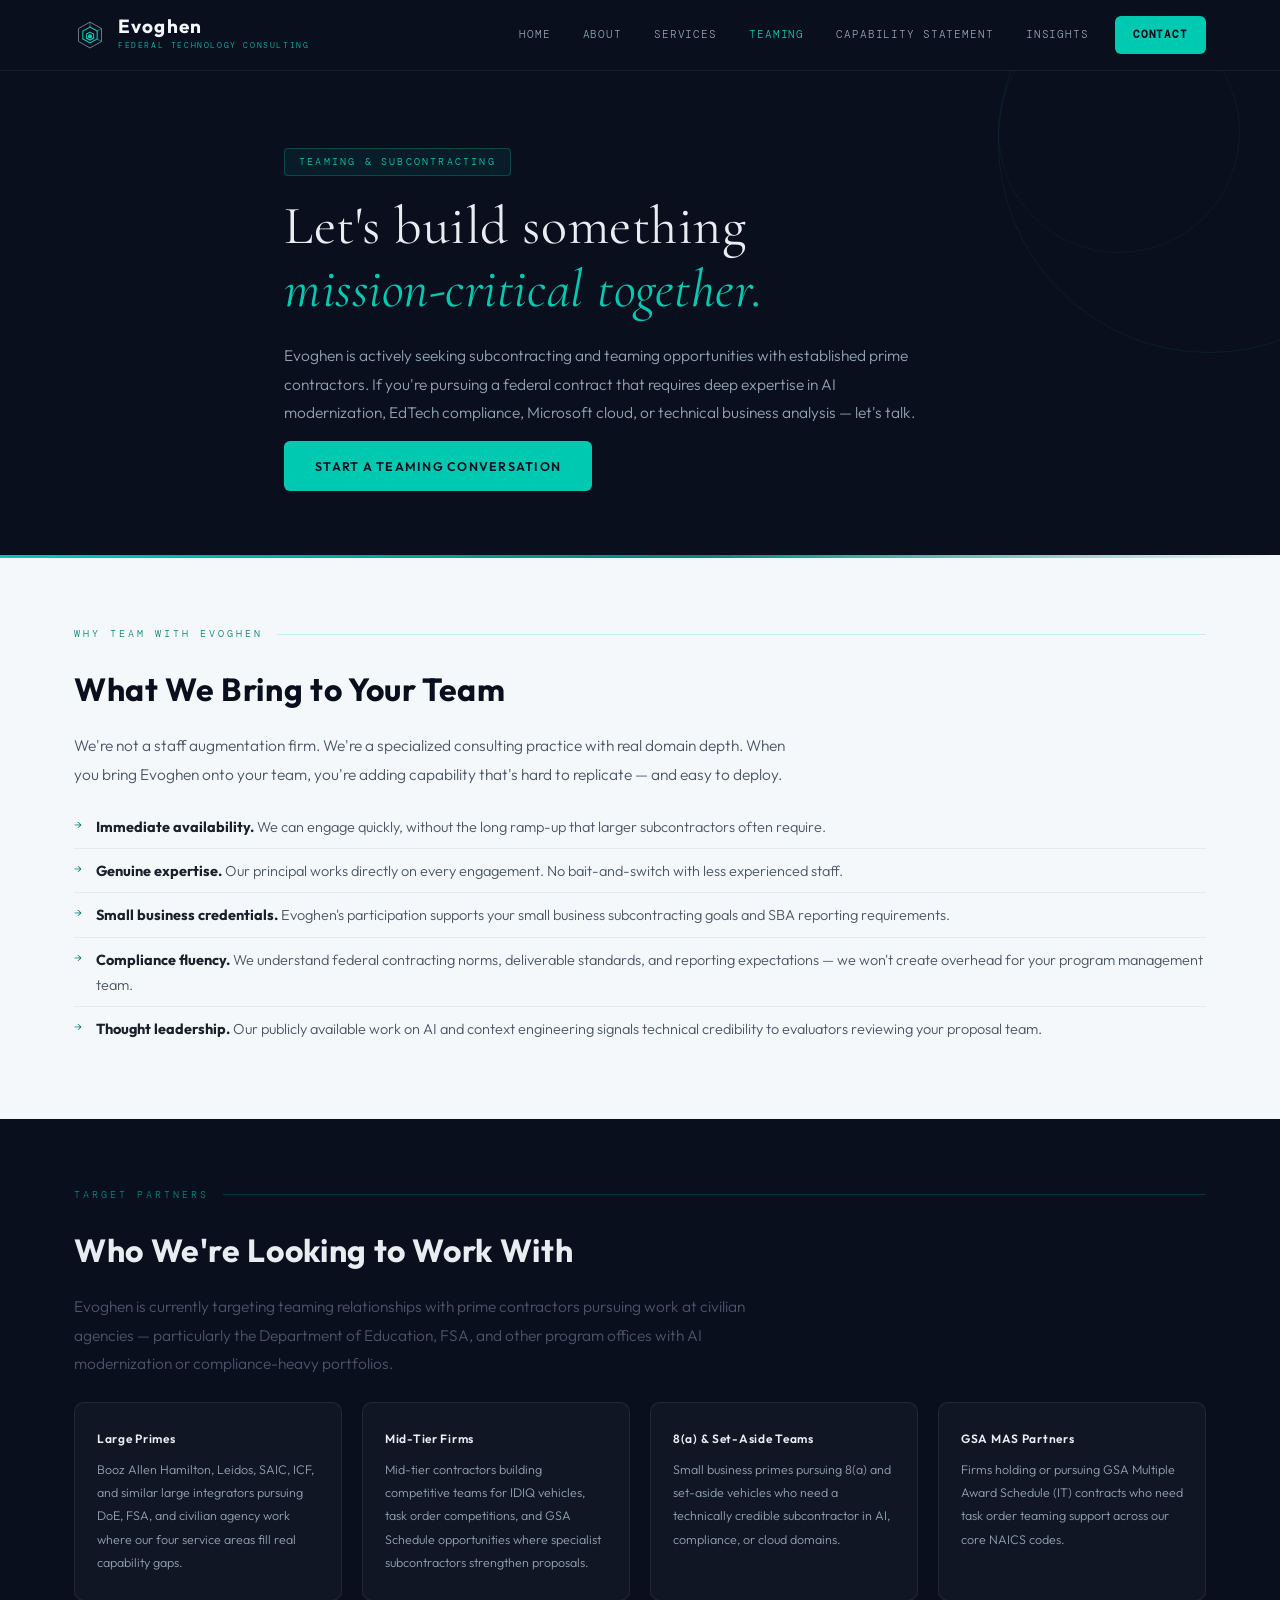
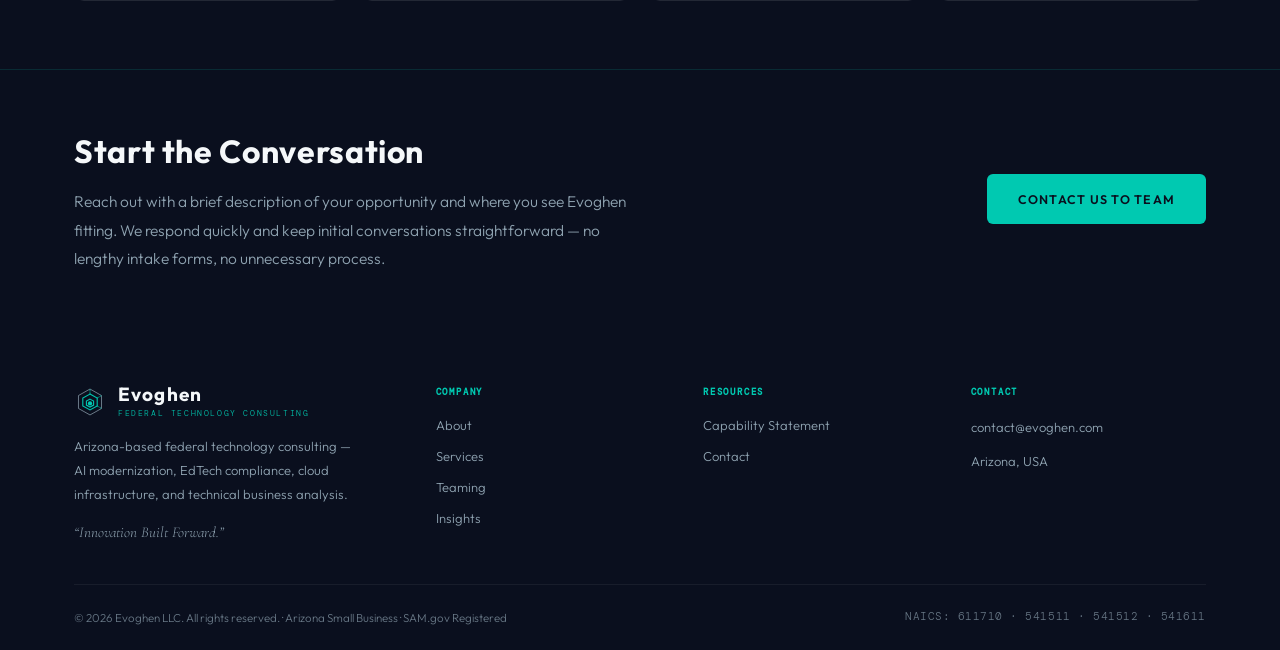
<file: teaming.html>
<!DOCTYPE html>
<html lang="en">
<head>
<meta charset="UTF-8">
<meta name="viewport" content="width=device-width, initial-scale=1.0">
<title>Teaming &amp; Subcontracting | Evoghen Federal Technology</title>
<meta name="description" content="Evoghen is seeking federal subcontracting and teaming opportunities with prime contractors. Small business expertise in AI modernization, EdTech compliance, and Microsoft cloud.">
<link rel="canonical" href="https://www.evoghen.com/teaming.html">
<link rel="icon" type="image/svg+xml" href="assets/favicon.svg">
<link rel="preconnect" href="https://fonts.googleapis.com">
<link href="https://fonts.googleapis.com/css2?family=Cormorant+Garamond:ital,wght@0,300;0,400;0,600;1,300;1,400&family=DM+Mono:wght@300;400&family=Outfit:wght@200;300;400;600;700&display=swap" rel="stylesheet">
<link rel="stylesheet" href="css/styles.css">
</head>
<body>

<header class="site-header">
  <div class="container nav-inner">
    <a href="index.html" class="brand">
      <svg class="brand-icon" width="32" height="32" viewBox="0 0 44 44" fill="none">
        <polygon points="22,4.18 37.84,13.09 37.84,30.91 22,39.82 6.16,30.91 6.16,13.09" stroke="#8FA3B1" stroke-width="1" fill="none"/>
        <polygon points="22,11.11 31.9,16.55 31.9,27.45 22,32.89 12.1,27.45 12.1,16.55" stroke="#00C9B1" stroke-width="1.5" fill="none"/>
        <polygon points="22,18.04 26.95,20.76 26.95,26.21 22,28.93 17.05,26.21 17.05,20.76" stroke="#00C9B1" stroke-width="1.5" fill="none"/>
        <circle cx="22" cy="23.98" r="2.97" fill="#00C9B1"/>
        <line x1="22" y1="11.11" x2="22" y2="4.18" stroke="#00C9B1" stroke-width="1" stroke-dasharray="2 2" stroke-linecap="round"/>
        <line x1="31.9" y1="16.55" x2="37.84" y2="13.09" stroke="#00C9B1" stroke-width="1" stroke-dasharray="2 2" stroke-linecap="round"/>
        <line x1="31.9" y1="27.45" x2="37.84" y2="30.91" stroke="#00C9B1" stroke-width="1" stroke-dasharray="2 2" stroke-linecap="round"/>
      </svg>
      <div>
        <div class="brand-name">Evoghen</div>
        <div class="brand-sub">Federal Technology Consulting</div>
      </div>
    </a>
    <button class="nav-toggle" aria-label="Toggle navigation" aria-expanded="false">
      <span></span><span></span><span></span>
    </button>
    <nav class="nav-links">
      <a href="index.html">Home</a>
      <a href="about.html">About</a>
      <a href="services.html">Services</a>
      <a href="teaming.html" class="active">Teaming</a>
      <a href="capability-statement.html">Capability Statement</a>
      <a href="insights.html">Insights</a>
      <a href="contact.html" class="nav-cta">Contact</a>
    </nav>
  </div>
</header>

<main>

  <section class="hero hero-dark">
    <div class="container hero-inner">
      <div class="eyebrow">Teaming &amp; Subcontracting</div>
      <h1 class="display">Let's build something<br><em>mission-critical together.</em></h1>
      <p>Evoghen is actively seeking subcontracting and teaming opportunities with established prime contractors. If you're pursuing a federal contract that requires deep expertise in AI modernization, EdTech compliance, Microsoft cloud, or technical business analysis — let's talk.</p>
      <div class="cta-row">
        <a href="contact.html" class="btn btn-primary">Start a Teaming Conversation</a>
      </div>
    </div>
  </section>
  <div class="accent-bar"></div>

  <section class="block">
    <div class="container">
      <div class="section-title">Why Team With Evoghen</div>
      <h2 class="heading">What We Bring to Your Team</h2>
      <p>We're not a staff augmentation firm. We're a specialized consulting practice with real domain depth. When you bring Evoghen onto your team, you're adding capability that's hard to replicate — and easy to deploy.</p>
      <ul class="arrow-list mt-16">
        <li><strong>Immediate availability.</strong> We can engage quickly, without the long ramp-up that larger subcontractors often require.</li>
        <li><strong>Genuine expertise.</strong> Our principal works directly on every engagement. No bait-and-switch with less experienced staff.</li>
        <li><strong>Small business credentials.</strong> Evoghen's participation supports your small business subcontracting goals and SBA reporting requirements.</li>
        <li><strong>Compliance fluency.</strong> We understand federal contracting norms, deliverable standards, and reporting expectations — we won't create overhead for your program management team.</li>
        <li><strong>Thought leadership.</strong> Our publicly available work on AI and context engineering signals technical credibility to evaluators reviewing your proposal team.</li>
      </ul>
    </div>
  </section>

  <section class="block on-navy">
    <div class="container">
      <div class="section-title">Target Partners</div>
      <h2 class="heading" style="color:var(--cloud);">Who We're Looking to Work With</h2>
      <p style="max-width:680px;">Evoghen is currently targeting teaming relationships with prime contractors pursuing work at civilian agencies — particularly the Department of Education, FSA, and other program offices with AI modernization or compliance-heavy portfolios.</p>
      <div class="grid grid-4 mt-24">
        <div class="card-dark">
          <h3>Large Primes</h3>
          <p>Booz Allen Hamilton, Leidos, SAIC, ICF, and similar large integrators pursuing DoE, FSA, and civilian agency work where our four service areas fill real capability gaps.</p>
        </div>
        <div class="card-dark">
          <h3>Mid-Tier Firms</h3>
          <p>Mid-tier contractors building competitive teams for IDIQ vehicles, task order competitions, and GSA Schedule opportunities where specialist subcontractors strengthen proposals.</p>
        </div>
        <div class="card-dark">
          <h3>8(a) &amp; Set-Aside Teams</h3>
          <p>Small business primes pursuing 8(a) and set-aside vehicles who need a technically credible subcontractor in AI, compliance, or cloud domains.</p>
        </div>
        <div class="card-dark">
          <h3>GSA MAS Partners</h3>
          <p>Firms holding or pursuing GSA Multiple Award Schedule (IT) contracts who need task order teaming support across our core NAICS codes.</p>
        </div>
      </div>
    </div>
  </section>

  <section class="cta-banner">
    <div class="container cta-banner-inner">
      <div>
        <h2 class="heading">Start the Conversation</h2>
        <p>Reach out with a brief description of your opportunity and where you see Evoghen fitting. We respond quickly and keep initial conversations straightforward — no lengthy intake forms, no unnecessary process.</p>
      </div>
      <a href="contact.html" class="btn btn-primary">Contact Us to Team</a>
    </div>
  </section>

</main>

<footer class="site-footer">
  <div class="container">
    <div class="footer-top">
      <div class="footer-brand">
        <a href="index.html" class="brand">
          <svg class="brand-icon" width="32" height="32" viewBox="0 0 44 44" fill="none">
            <polygon points="22,4.18 37.84,13.09 37.84,30.91 22,39.82 6.16,30.91 6.16,13.09" stroke="#8FA3B1" stroke-width="1" fill="none"/>
            <polygon points="22,11.11 31.9,16.55 31.9,27.45 22,32.89 12.1,27.45 12.1,16.55" stroke="#00C9B1" stroke-width="1.5" fill="none"/>
            <polygon points="22,18.04 26.95,20.76 26.95,26.21 22,28.93 17.05,26.21 17.05,20.76" stroke="#00C9B1" stroke-width="1.5" fill="none"/>
            <circle cx="22" cy="23.98" r="2.97" fill="#00C9B1"/>
            <line x1="22" y1="11.11" x2="22" y2="4.18" stroke="#00C9B1" stroke-width="1" stroke-dasharray="2 2" stroke-linecap="round"/>
            <line x1="31.9" y1="16.55" x2="37.84" y2="13.09" stroke="#00C9B1" stroke-width="1" stroke-dasharray="2 2" stroke-linecap="round"/>
            <line x1="31.9" y1="27.45" x2="37.84" y2="30.91" stroke="#00C9B1" stroke-width="1" stroke-dasharray="2 2" stroke-linecap="round"/>
          </svg>
          <div>
            <div class="brand-name">Evoghen</div>
            <div class="brand-sub">Federal Technology Consulting</div>
          </div>
        </a>
        <p style="color:var(--steel); font-size:13px; max-width:280px; margin-top:14px;">Arizona-based federal technology consulting — AI modernization, EdTech compliance, cloud infrastructure, and technical business analysis.</p>
        <div class="footer-tagline">&ldquo;Innovation Built Forward.&rdquo;</div>
      </div>
      <div class="footer-col">
        <h4>Company</h4>
        <a href="about.html">About</a>
        <a href="services.html">Services</a>
        <a href="teaming.html">Teaming</a>
        <a href="insights.html">Insights</a>
      </div>
      <div class="footer-col">
        <h4>Resources</h4>
        <a href="capability-statement.html">Capability Statement</a>
        <a href="contact.html">Contact</a>
      </div>
      <div class="footer-col">
        <h4>Contact</h4>
        <p>contact@evoghen.com</p>
        <p>Arizona, USA</p>
      </div>
    </div>
    <div class="footer-bottom">
      <p>&copy; <span data-year></span> Evoghen LLC. All rights reserved. · Arizona Small Business · SAM.gov Registered</p>
      <div class="footer-naics">NAICS: 611710 · 541511 · 541512 · 541611</div>
    </div>
  </div>
</footer>

<script src="js/main.js"></script>
</body>
</html>
</file>
<file: css/styles.css>
/* ============================================================
   Evoghen — Global Stylesheet
   Brand Identity System v2.0
============================================================ */

:root {
  --navy: #0A0F1E;
  --midnight: #111827;
  --slate: #1E2A3A;
  --teal: #00C9B1;
  --teal-dark: #00897B;
  --teal-glow: rgba(0, 201, 177, 0.08);
  --gold: #C9A84C;
  --steel: #8FA3B1;
  --cloud: #E8EDF2;
  --white: #F5F8FA;
  --ink: #1A202C;
  --muted: #4A5568;

  --font-display: 'Cormorant Garamond', serif;
  --font-body: 'Outfit', sans-serif;
  --font-mono: 'DM Mono', monospace;

  --container: 1180px;
  --radius: 10px;
  --radius-sm: 6px;
}

/* ── RESET ── */
* { margin: 0; padding: 0; box-sizing: border-box; }

html { scroll-behavior: smooth; }

body {
  font-family: var(--font-body);
  font-weight: 300;
  background: var(--white);
  color: var(--ink);
  line-height: 1.6;
  -webkit-font-smoothing: antialiased;
}

img { max-width: 100%; display: block; }

a { color: inherit; text-decoration: none; }

ul { list-style: none; }

button { font-family: inherit; cursor: pointer; }

.container {
  max-width: var(--container);
  margin: 0 auto;
  padding: 0 24px;
}

/* ── TYPOGRAPHY ── */
h1, h2, h3, h4 { font-family: var(--font-body); font-weight: 600; }

.eyebrow {
  font-family: var(--font-mono);
  font-size: 10px;
  letter-spacing: 0.22em;
  text-transform: uppercase;
  color: var(--teal-dark);
  background: rgba(0, 201, 177, 0.06);
  border: 1px solid rgba(0, 201, 177, 0.2);
  display: inline-block;
  padding: 5px 14px;
  border-radius: 4px;
  margin-bottom: 18px;
}
.hero-dark .eyebrow {
  color: var(--teal);
  background: rgba(0, 201, 177, 0.08);
  border-color: rgba(0, 201, 177, 0.25);
}

h1.display {
  font-family: var(--font-display);
  font-weight: 400;
  font-size: clamp(34px, 5vw, 54px);
  line-height: 1.18;
  letter-spacing: 0.01em;
  color: var(--cloud);
  margin-bottom: 20px;
}
h1.display em { color: var(--teal); font-style: italic; }

.tagline-italic {
  font-family: var(--font-display);
  font-style: italic;
  font-size: clamp(16px, 2vw, 20px);
  color: var(--steel);
  letter-spacing: 0.03em;
  margin-bottom: 20px;
  line-height: 1.5;
}

.section-title {
  font-family: var(--font-mono);
  font-size: 10px;
  letter-spacing: 0.3em;
  text-transform: uppercase;
  color: var(--teal-dark);
  margin-bottom: 22px;
  display: flex;
  align-items: center;
  gap: 14px;
}
.section-title::after {
  content: '';
  flex: 1;
  height: 1px;
  background: rgba(0, 201, 177, 0.2);
}

h2.heading {
  font-family: var(--font-body);
  font-weight: 700;
  font-size: clamp(24px, 3vw, 32px);
  letter-spacing: 0.02em;
  color: var(--navy);
  margin-bottom: 16px;
}
.hero-dark h2.heading { color: var(--cloud); }

h3.subheading {
  font-family: var(--font-body);
  font-weight: 600;
  font-size: 15px;
  letter-spacing: 0.05em;
  text-transform: uppercase;
  color: var(--navy);
  margin-bottom: 10px;
}

p { font-size: 15.5px; line-height: 1.85; color: var(--muted); font-weight: 300; margin-bottom: 14px; max-width: 720px; }
p:last-child { margin-bottom: 0; }
p strong { color: var(--ink); font-weight: 600; }
.hero-dark p, .on-dark p { color: var(--steel); }
.hero-dark p strong, .on-dark p strong { color: var(--cloud); }

.lede { font-size: 18px; }

/* ── BUTTONS / CTAs ── */
.btn {
  display: inline-flex;
  align-items: center;
  gap: 8px;
  font-family: var(--font-body);
  font-weight: 600;
  font-size: 12.5px;
  letter-spacing: 0.1em;
  text-transform: uppercase;
  padding: 14px 30px;
  border-radius: var(--radius-sm);
  border: 1px solid transparent;
  transition: transform 0.15s ease, background 0.2s ease, border-color 0.2s ease, color 0.2s ease;
  white-space: nowrap;
}
.btn:hover { transform: translateY(-1px); }

.btn-primary {
  background: var(--teal);
  color: var(--navy);
}
.btn-primary:hover { background: #14d9c0; }

.btn-secondary {
  background: transparent;
  border-color: rgba(232, 237, 242, 0.35);
  color: var(--cloud);
}
.btn-secondary:hover { border-color: var(--teal); color: var(--teal); }

.btn-outline-dark {
  background: transparent;
  border-color: rgba(10, 15, 30, 0.2);
  color: var(--navy);
}
.btn-outline-dark:hover { border-color: var(--teal-dark); color: var(--teal-dark); }

.cta-row { display: flex; flex-wrap: wrap; gap: 14px; margin-top: 8px; }

/* ── HEADER / NAV ── */
.site-header {
  background: var(--navy);
  position: sticky;
  top: 0;
  z-index: 100;
  border-bottom: 1px solid rgba(255, 255, 255, 0.06);
}
.nav-inner {
  display: flex;
  align-items: center;
  justify-content: space-between;
  padding: 16px 24px;
}
.brand {
  display: flex;
  align-items: center;
  gap: 12px;
}
.brand-icon { flex-shrink: 0; }
.brand-name {
  font-family: var(--font-body);
  font-weight: 700;
  font-size: 19px;
  letter-spacing: 0.06em;
  color: var(--white);
  line-height: 1;
}
.brand-sub {
  font-family: var(--font-mono);
  font-size: 8px;
  letter-spacing: 0.2em;
  text-transform: uppercase;
  color: var(--teal);
  margin-top: 3px;
}

.nav-links {
  display: flex;
  align-items: center;
  gap: 4px;
}
.nav-links a {
  font-family: var(--font-mono);
  font-size: 11px;
  letter-spacing: 0.08em;
  text-transform: uppercase;
  color: var(--steel);
  padding: 10px 14px;
  border-radius: var(--radius-sm);
  transition: color 0.2s ease, background 0.2s ease;
}
.nav-links a:hover { color: var(--teal); background: rgba(0, 201, 177, 0.06); }
.nav-links a.active { color: var(--teal); }
.nav-links a.nav-cta {
  margin-left: 8px;
  background: var(--teal);
  color: var(--navy);
  font-weight: 600;
  padding: 10px 18px;
}
.nav-links a.nav-cta:hover { background: #14d9c0; color: var(--navy); }

.nav-toggle {
  display: none;
  background: none;
  border: none;
  padding: 8px;
}
.nav-toggle span {
  display: block;
  width: 22px;
  height: 2px;
  background: var(--cloud);
  margin: 5px 0;
  transition: transform 0.2s ease, opacity 0.2s ease;
}

/* ── HERO ── */
.hero {
  padding: 76px 0 64px;
  position: relative;
  overflow: hidden;
}
.hero-dark { background: var(--navy); }
.hero-dark::before {
  content: '';
  position: absolute;
  top: -140px; right: -140px;
  width: 420px; height: 420px;
  border-radius: 50%;
  border: 1px solid rgba(0, 201, 177, 0.08);
  pointer-events: none;
}
.hero-dark::after {
  content: '';
  position: absolute;
  top: -60px; right: 40px;
  width: 240px; height: 240px;
  border-radius: 50%;
  border: 1px solid rgba(0, 201, 177, 0.06);
  pointer-events: none;
}
.hero-inner { position: relative; z-index: 1; max-width: 760px; }
.hero-inner p { max-width: 640px; }

.accent-bar {
  height: 3px;
  background: linear-gradient(90deg, var(--teal) 0%, var(--teal-dark) 55%, transparent 100%);
}

/* ── SECTIONS ── */
section.block { padding: 68px 0; }
section.block.tight { padding: 48px 0; }
.on-navy { background: var(--navy); }
.on-slate { background: var(--midnight); }
.border-top { border-top: 1px solid rgba(10, 15, 30, 0.07); }

/* ── GRIDS ── */
.grid { display: grid; gap: 20px; }
.grid-2 { grid-template-columns: 1fr 1fr; }
.grid-3 { grid-template-columns: repeat(3, 1fr); }
.grid-4 { grid-template-columns: repeat(4, 1fr); }

/* ── CARDS ── */
.card {
  background: #fff;
  border-radius: var(--radius);
  padding: 26px 24px;
  border-left: 3px solid var(--teal);
  box-shadow: 0 2px 14px rgba(10, 15, 30, 0.05);
}
.card h3 { font-size: 13.5px; margin-bottom: 10px; }
.card p { font-size: 13.5px; }

.card-dark {
  background: rgba(255, 255, 255, 0.03);
  border: 1px solid rgba(255, 255, 255, 0.08);
  border-radius: var(--radius);
  padding: 26px 22px;
  position: relative;
  overflow: hidden;
}
.card-dark::after {
  content: '';
  position: absolute;
  bottom: 0; left: 0;
  width: 100%; height: 2px;
  background: var(--teal);
  transform: scaleX(0);
  transform-origin: left;
  transition: transform 0.25s ease;
}
.card-dark:hover::after { transform: scaleX(1); }
.card-dark .num {
  font-family: var(--font-display);
  font-size: 34px;
  font-weight: 300;
  color: rgba(0, 201, 177, 0.14);
  line-height: 1;
  margin-bottom: 8px;
}
.card-dark h3 {
  font-size: 12px;
  letter-spacing: 0.06em;
  color: var(--cloud);
  margin-bottom: 10px;
}
.card-dark p { font-size: 12.5px; color: var(--steel); }

.stat-card {
  padding: 28px 24px;
  background: rgba(255, 255, 255, 0.02);
  border-radius: var(--radius);
  border: 1px solid rgba(255, 255, 255, 0.07);
}
.stat-card .stat {
  font-family: var(--font-display);
  font-size: 42px;
  font-weight: 300;
  color: var(--teal);
  line-height: 1;
  margin-bottom: 8px;
}
.stat-card .stat span { font-size: 18px; opacity: 0.7; }
.stat-card h3 { font-size: 12px; color: var(--cloud); letter-spacing: 0.07em; margin-bottom: 8px; }
.stat-card p { font-size: 12.5px; color: var(--steel); }

/* Tags */
.tags { display: flex; flex-wrap: wrap; gap: 6px; margin-top: 12px; }
.tag {
  font-family: var(--font-mono);
  font-size: 8.5px;
  letter-spacing: 0.06em;
  color: var(--teal-dark);
  background: rgba(0, 201, 177, 0.08);
  border: 1px solid rgba(0, 201, 177, 0.2);
  border-radius: 3px;
  padding: 3px 8px;
}
.card-dark .tag { color: var(--teal); background: rgba(0, 201, 177, 0.06); border-color: rgba(0, 201, 177, 0.18); }

/* ── ARROW LISTS ── */
.arrow-list li {
  font-size: 14.5px;
  line-height: 1.75;
  color: var(--muted);
  font-weight: 300;
  padding: 9px 0 9px 22px;
  border-bottom: 1px solid rgba(10, 15, 30, 0.06);
  position: relative;
}
.arrow-list li:last-child { border-bottom: none; }
.arrow-list li::before {
  content: '→';
  position: absolute;
  left: 0;
  color: var(--teal-dark);
  font-size: 12px;
}
.arrow-list li strong { color: var(--ink); }

.arrow-list.on-dark li { color: var(--steel); border-bottom-color: rgba(255,255,255,0.06); }
.arrow-list.on-dark li strong { color: var(--cloud); }
.arrow-list.on-dark li::before { color: var(--teal); }

/* ── TARGET LIST (icon + name/sub) ── */
.dot-list .item {
  display: flex;
  align-items: flex-start;
  gap: 12px;
  padding: 12px 0;
  border-bottom: 1px solid rgba(10, 15, 30, 0.06);
}
.dot-list .item:last-child { border-bottom: none; }
.dot-list .dot {
  width: 6px; height: 6px;
  border-radius: 50%;
  background: var(--teal);
  margin-top: 7px;
  flex-shrink: 0;
}
.dot-list .name { font-size: 14px; font-weight: 500; color: var(--ink); margin-bottom: 2px; }
.dot-list .sub { font-size: 12.5px; color: var(--muted); font-weight: 300; }
.dot-list.on-dark .name { color: var(--cloud); }
.dot-list.on-dark .sub { color: var(--steel); }
.dot-list.on-dark .item { border-bottom-color: rgba(255,255,255,0.06); }

.col-title {
  font-family: var(--font-mono);
  font-size: 10px;
  letter-spacing: 0.2em;
  text-transform: uppercase;
  color: var(--teal-dark);
  margin-bottom: 16px;
  padding-bottom: 10px;
  border-bottom: 1px solid rgba(0, 201, 177, 0.18);
}
.on-dark .col-title { color: var(--teal); border-bottom-color: rgba(0, 201, 177, 0.2); }

/* ── VALUE PROP / DIFFERENTIATOR TILE ── */
.value-tile { text-align: left; padding: 26px 24px; }

/* ── CTA BANNER ── */
.cta-banner {
  background: var(--navy);
  border-top: 1px solid rgba(0, 201, 177, 0.15);
  padding: 56px 0;
}
.cta-banner-inner {
  display: flex;
  align-items: center;
  justify-content: space-between;
  gap: 32px;
  flex-wrap: wrap;
}
.cta-banner h2 { color: var(--white); margin-bottom: 10px; }
.cta-banner p { color: var(--steel); max-width: 560px; margin-bottom: 0; }

/* ── FOOTER ── */
.site-footer { background: var(--navy); padding-top: 56px; }
.footer-top {
  display: grid;
  grid-template-columns: 1.4fr 1fr 1fr 1fr;
  gap: 32px;
  padding-bottom: 40px;
}
.footer-brand .brand { margin-bottom: 14px; }
.footer-tagline {
  font-family: var(--font-display);
  font-style: italic;
  font-size: 15px;
  color: var(--steel);
  margin-top: 12px;
}
.footer-col h4 {
  font-family: var(--font-mono);
  font-size: 9px;
  letter-spacing: 0.2em;
  text-transform: uppercase;
  color: var(--teal);
  margin-bottom: 16px;
}
.footer-col a, .footer-col p {
  display: block;
  font-size: 13px;
  color: var(--steel);
  margin-bottom: 10px;
  font-weight: 300;
}
.footer-col a:hover { color: var(--teal); }
.footer-bottom {
  border-top: 1px solid rgba(255, 255, 255, 0.06);
  padding: 22px 0;
  display: flex;
  justify-content: space-between;
  align-items: center;
  gap: 16px;
  flex-wrap: wrap;
}
.footer-bottom p {
  font-size: 11.5px;
  color: var(--steel);
  opacity: 0.7;
  margin: 0;
}
.footer-naics {
  font-family: var(--font-mono);
  font-size: 10.5px;
  color: var(--steel);
  opacity: 0.7;
  letter-spacing: 0.05em;
}

/* ── FORMS ── */
.form-grid {
  display: grid;
  grid-template-columns: 1fr 1fr;
  gap: 18px;
}
.form-field { display: flex; flex-direction: column; gap: 6px; }
.form-field.full { grid-column: 1 / -1; }
.form-field label {
  font-family: var(--font-mono);
  font-size: 10px;
  letter-spacing: 0.14em;
  text-transform: uppercase;
  color: var(--teal-dark);
}
.form-field input,
.form-field select,
.form-field textarea {
  font-family: var(--font-body);
  font-size: 14.5px;
  color: var(--ink);
  background: #fff;
  border: 1px solid rgba(10, 15, 30, 0.15);
  border-radius: var(--radius-sm);
  padding: 12px 14px;
  transition: border-color 0.2s ease;
}
.form-field input:focus,
.form-field select:focus,
.form-field textarea:focus {
  outline: none;
  border-color: var(--teal-dark);
}
.form-field textarea { resize: vertical; min-height: 130px; }

.form-status {
  margin-top: 18px;
  padding: 14px 18px;
  border-radius: var(--radius-sm);
  font-size: 13.5px;
  display: none;
}
.form-status.visible { display: block; }
.form-status.success { background: rgba(0, 201, 177, 0.08); border: 1px solid rgba(0, 201, 177, 0.3); color: var(--teal-dark); }
.form-status.error { background: rgba(217, 84, 84, 0.08); border: 1px solid rgba(217, 84, 84, 0.3); color: #b74747; }

/* ── AT-A-GLANCE / SEO / NOTE BOXES ── */
.note-box {
  background: #fffbeb;
  border: 1px solid #f0c040;
  border-radius: var(--radius-sm);
  padding: 14px 18px;
  font-size: 12.5px;
  color: #6b5a1f;
  line-height: 1.65;
  margin-top: 16px;
}
.note-box strong { color: #4a3e14; }

/* ── UTILITIES ── */
.mt-8 { margin-top: 8px; }
.mt-16 { margin-top: 16px; }
.mt-24 { margin-top: 24px; }
.mt-32 { margin-top: 32px; }
.mb-0 { margin-bottom: 0 !important; }
.text-center { text-align: center; }
.max-w-720 { max-width: 720px; }

/* ── RESPONSIVE ── */
@media (max-width: 900px) {
  .grid-4 { grid-template-columns: repeat(2, 1fr); }
  .grid-3 { grid-template-columns: repeat(2, 1fr); }
  .grid-2 { grid-template-columns: 1fr; }
  .footer-top { grid-template-columns: 1fr 1fr; }
  .form-grid { grid-template-columns: 1fr; }
}

@media (max-width: 720px) {
  .nav-toggle { display: block; }
  .nav-links {
    position: absolute;
    top: 100%; left: 0; right: 0;
    background: var(--navy);
    flex-direction: column;
    align-items: stretch;
    padding: 8px 16px 20px;
    border-bottom: 1px solid rgba(255,255,255,0.06);
    display: none;
  }
  .nav-links.open { display: flex; }
  .nav-links a { padding: 12px 10px; }
  .nav-links .nav-cta { margin-left: 0; text-align: center; }

  .grid-4, .grid-3 { grid-template-columns: 1fr; }
  .footer-top { grid-template-columns: 1fr; gap: 28px; }
  .cta-banner-inner { flex-direction: column; align-items: flex-start; }
  .hero { padding: 56px 0 44px; }
  section.block { padding: 48px 0; }
}

/* ── PRINT (Capability Statement) ── */
@media print {
  .site-header, .site-footer, .no-print { display: none !important; }
  body { background: #fff; }
  section.block { padding: 16px 0; }
}
</file>
